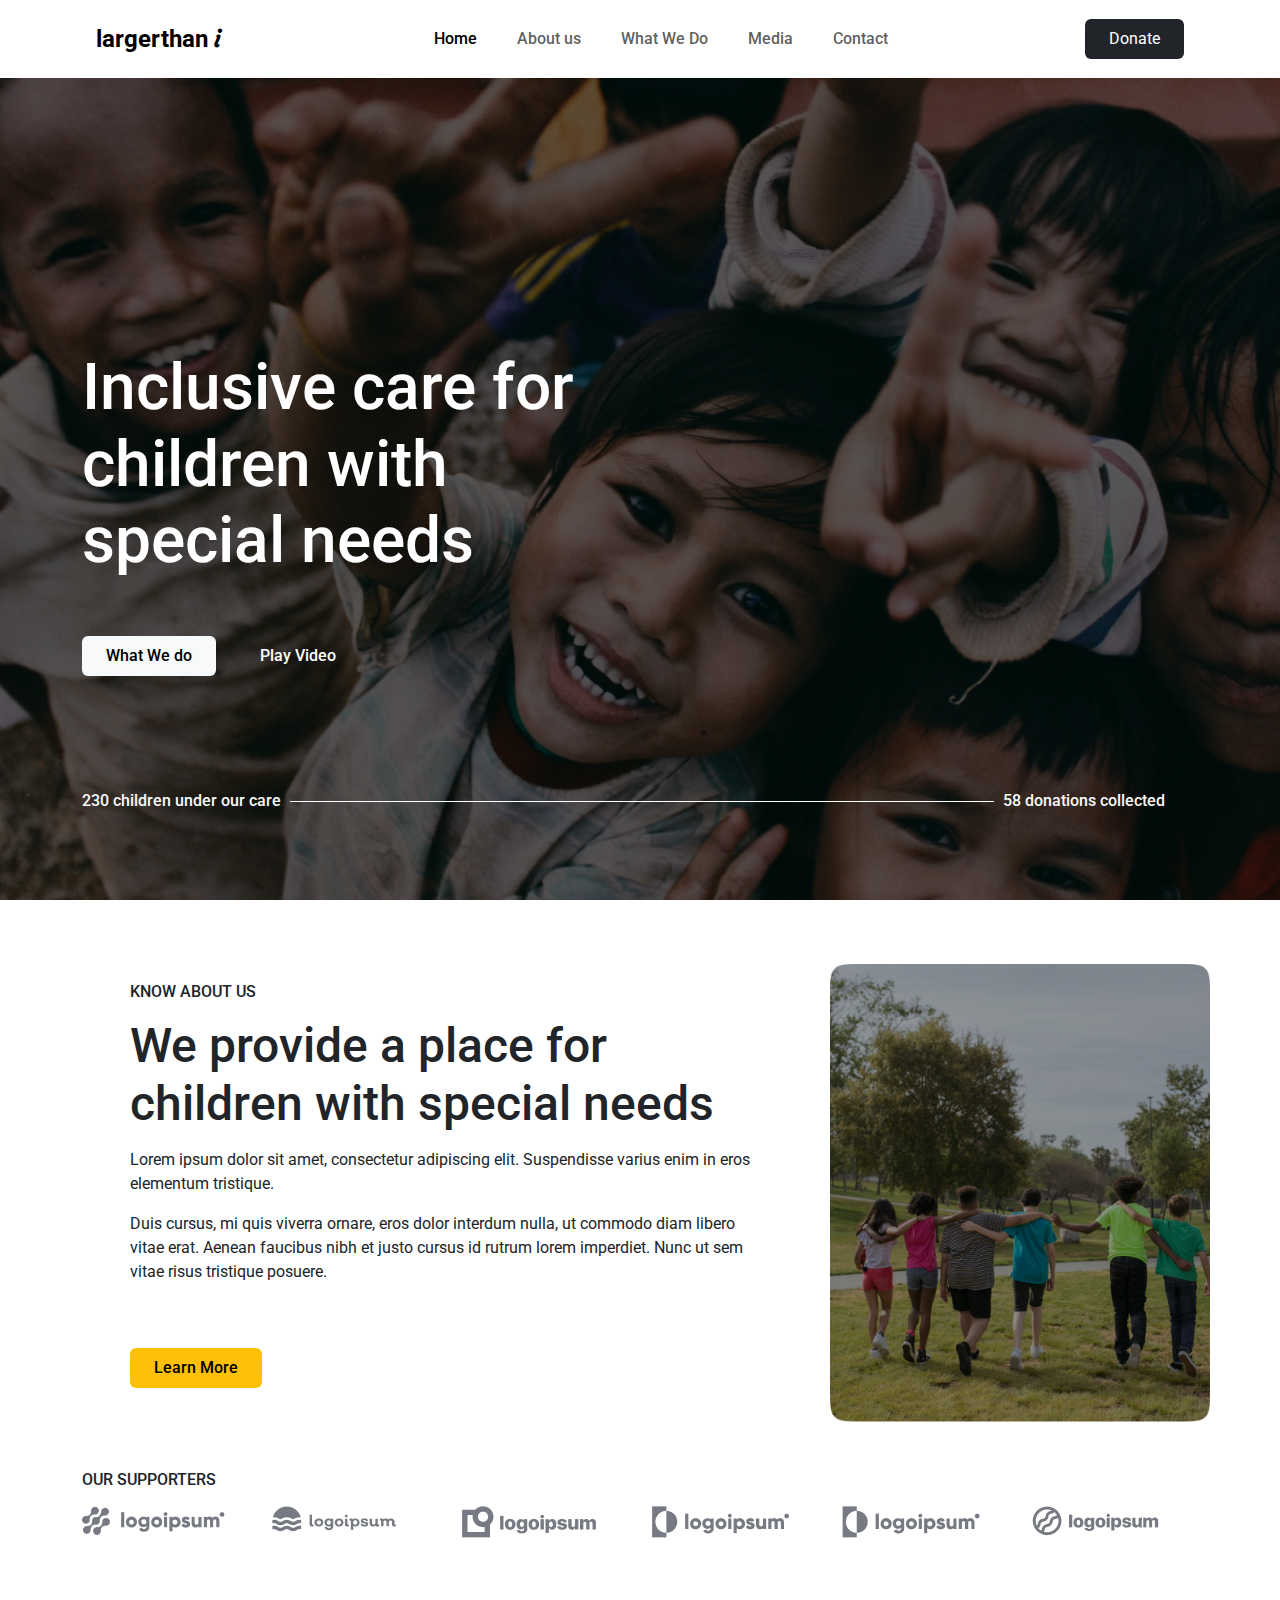
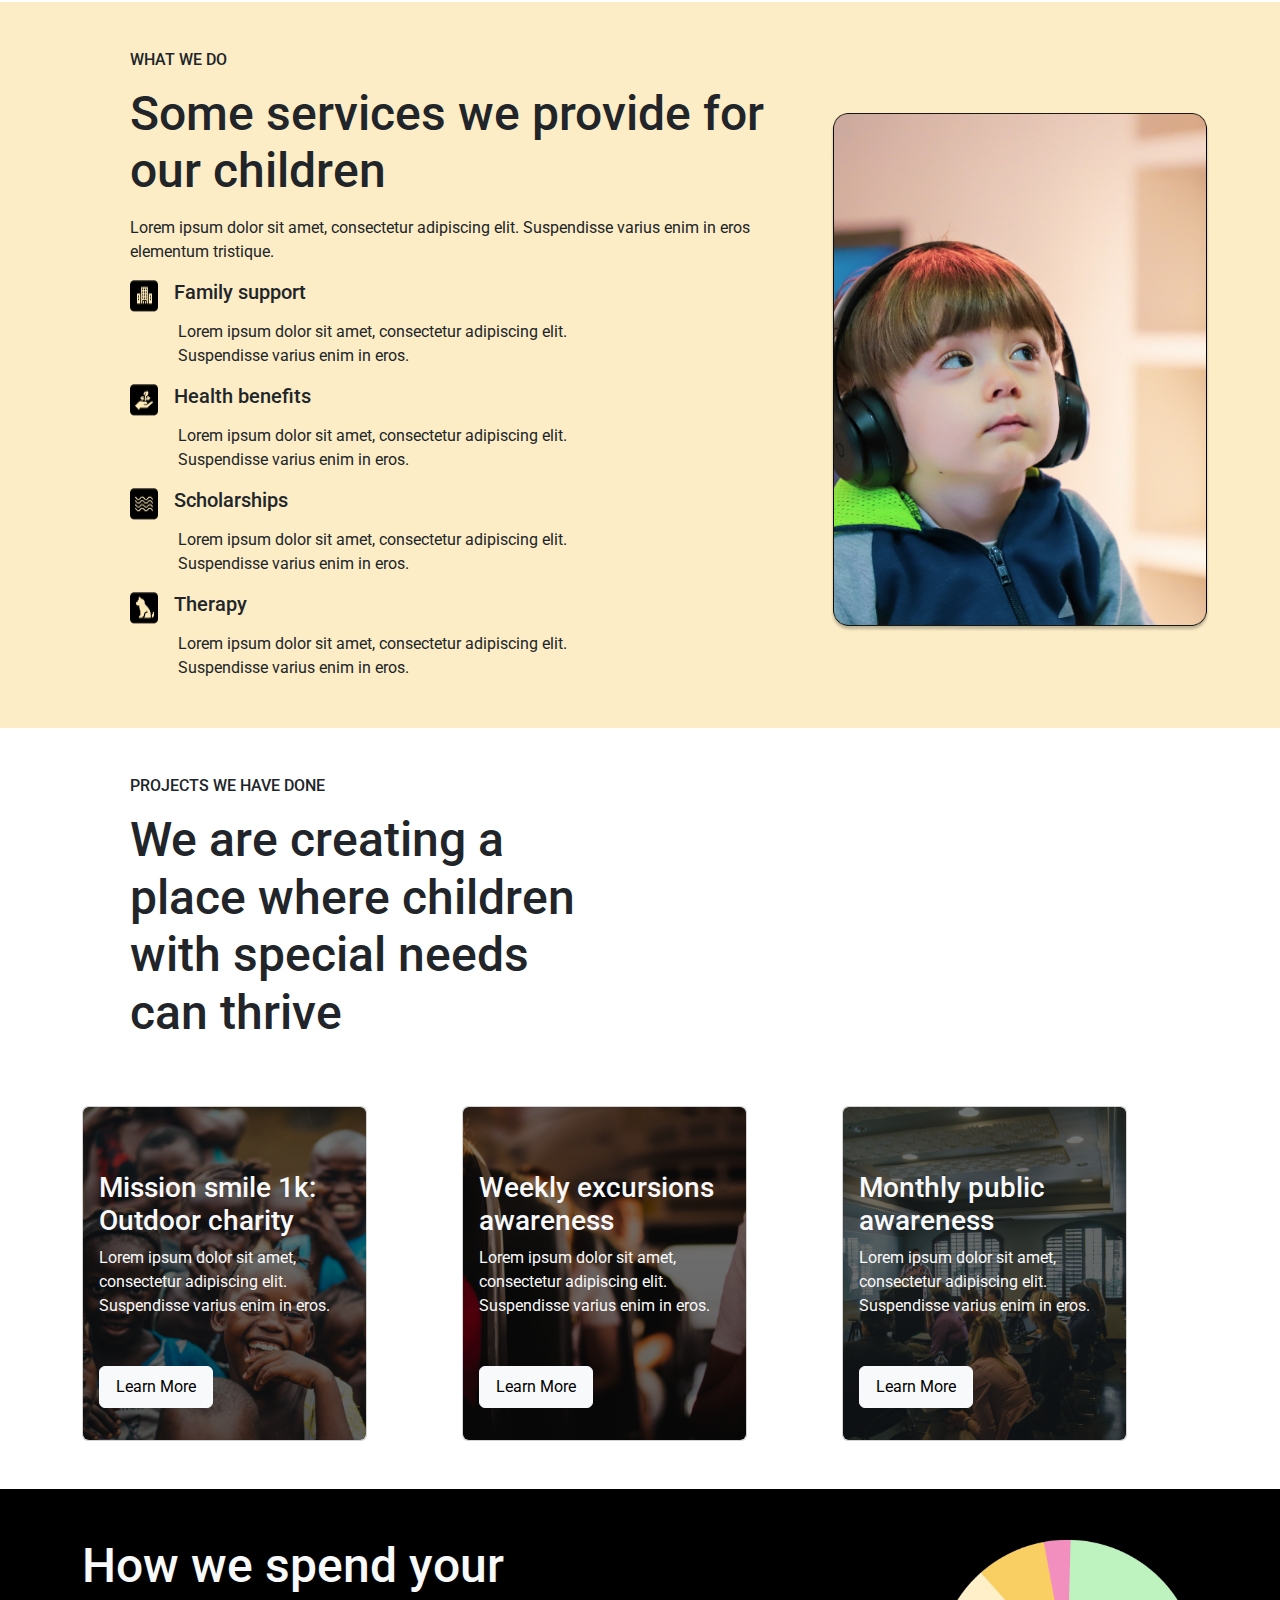
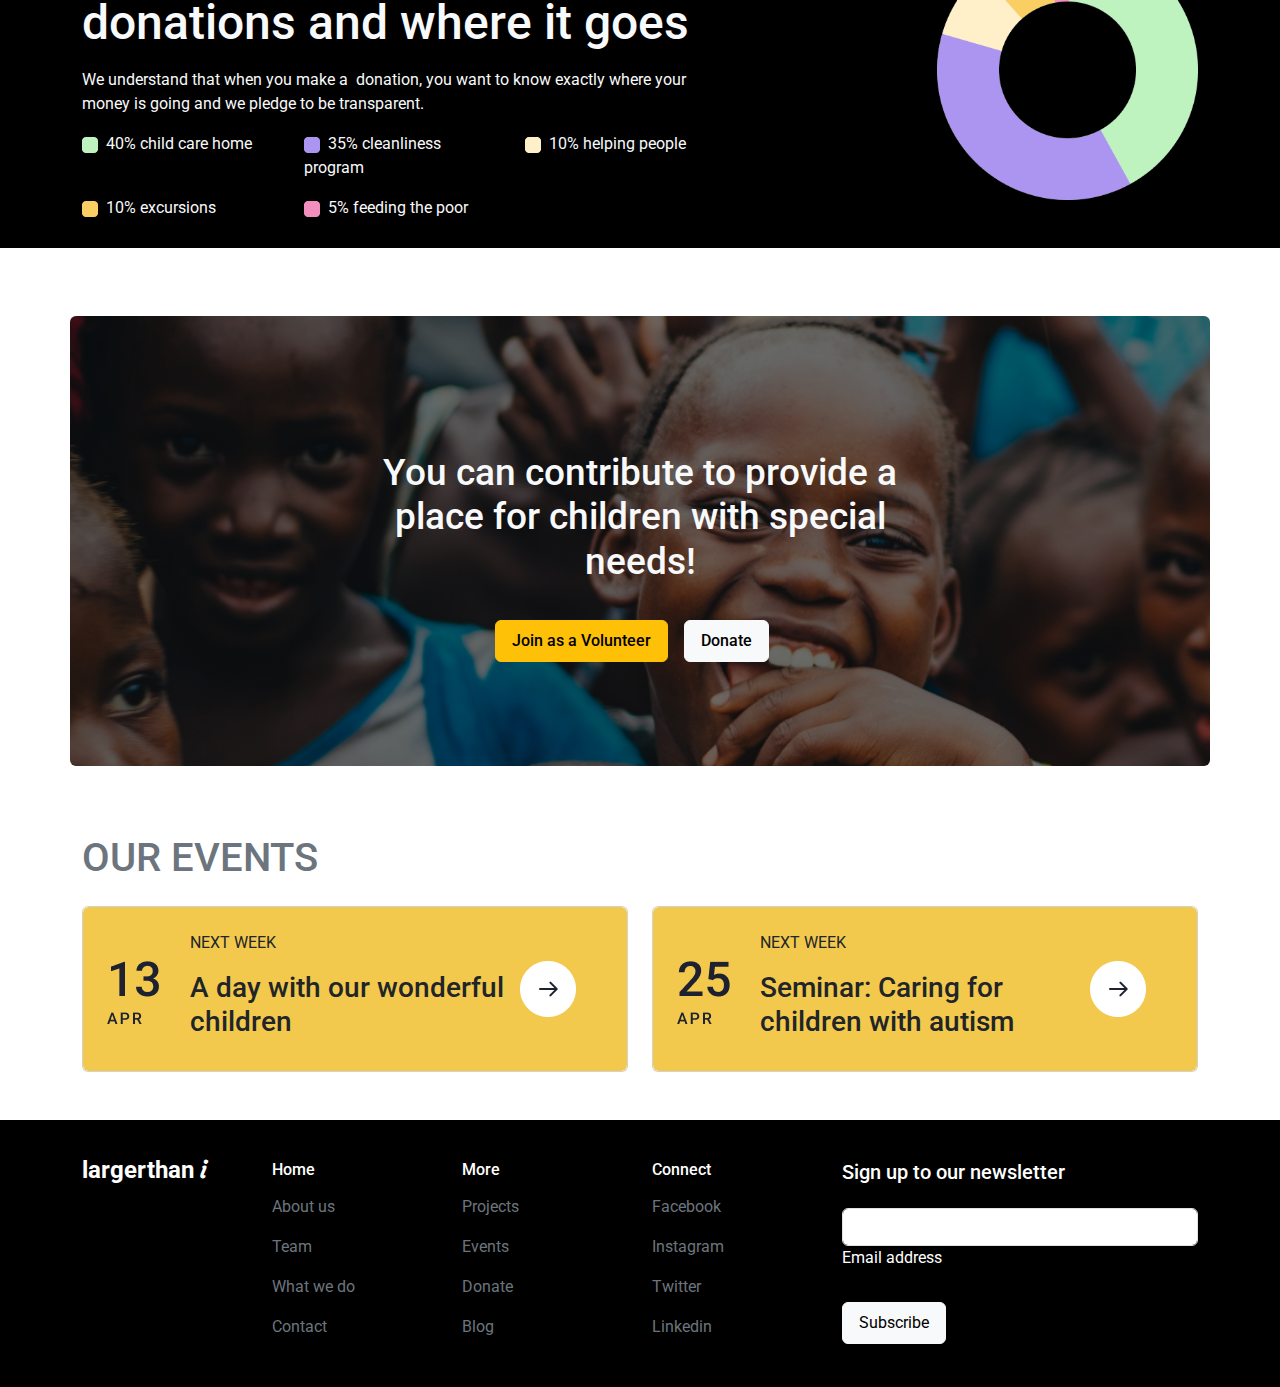
<file: index.html>
<!DOCTYPE html>
<html lang="en">

<head>
  <meta charset="UTF-8">
  <meta name="viewport" content="width=device-width, initial-scale=1.0">
  <title>largerthani</title>
  <link rel="stylesheet" href="./style.css">
  <link href="https://cdn.jsdelivr.net/npm/bootstrap@5.3.3/dist/css/bootstrap.min.css" rel="stylesheet"
    integrity="sha384-QWTKZyjpPEjISv5WaRU9OFeRpok6YctnYmDr5pNlyT2bRjXh0JMhjY6hW+ALEwIH" crossorigin="anonymous">
  <link rel="stylesheet" href="https://cdnjs.cloudflare.com/ajax/libs/font-awesome/6.5.1/css/all.min.css"
    integrity="sha512-DTOQO9RWCH3ppGqcWaEA1BIZOC6xxalwEsw9c2QQeAIftl+Vegovlnee1c9QX4TctnWMn13TZye+giMm8e2LwA=="
    crossorigin="anonymous" referrerpolicy="no-referrer" />
  <link rel="preconnect" href="https://fonts.googleapis.com">
  <link rel="preconnect" href="https://fonts.gstatic.com" crossorigin>
  <link
    href="https://fonts.googleapis.com/css2?family=Roboto:ital,wght@0,100;0,300;0,400;0,500;0,700;0,900;1,100;1,300;1,400;1,500;1,700;1,900&display=swap"
    rel="stylesheet">
  <link href="https://fonts.googleapis.com/css2?family=Courgette&display=swap" rel="stylesheet">

</head>

<body>

  <header>
    <div class="navb">
      <nav class="navbar navbar-expand-lg bg-body-white border-0 ">
        <div class="container-fluid p-0 pt-2 pb-2">
          <a class="navbar-brand fw-bold fs-4" href="index.html" alt="Logo">largerthan <span class="ital">i</span></a>
          <button class="navbar-toggler" type="button" data-bs-toggle="collapse"
            data-bs-target="#navbarSupportedContent" aria-controls="navbarSupportedContent" aria-expanded="false"
            aria-label="Toggle navigation">
            <span class="navbar-toggler-icon"></span>
          </button>
          <div class="collapse navbar-collapse" id="navbarSupportedContent">
            <ul class="navbar-nav mx-auto mb-2 mb-lg-0">
              <li class="nav-item">
                <a class="nav-link active fw-medium hov" aria-current="page" href="index.html">Home</a>
              </li>
              <li class="nav-item">
                <a class="nav-link fw-medium ms-lg-4" href="about.html">About us</a>
              </li>
              <li class="nav-item">
                <a class="nav-link fw-medium ms-lg-4" href="Services.html">What We Do</a>
              </li>
              <li class="nav-item">
                <a class="nav-link fw-medium ms-lg-4" href="Media.html">Media</a>
              </li>
              <li class="nav-item">
                <a class="nav-link fw-medium ms-lg-4" href="contact.html">Contact</a>
              </li>
            </ul>
            <div class="d-flex">
              <a href="Donation.html"><button class="btn btn-dark border-0 pt-2 pb-2 ps-4 pe-4">Donate</button></a>
            </div>
          </div>
        </div>
      </nav>
    </div>
    <div class="spotlight">
      <div class="container con">
        <div class="row">
          <div class="col-md-6 spc">
            <h1 class="sph text-white mt-sm-3 mt-lg-5 ">Inclusive care for children with special needs</h1>
            <div class="d-inline mt-xl-5">
              <a href="Services.html"><button
                  class=" fw-medium btn btn-light border-0 pt-2 pb-2 ps-4 pe-4 mt-5 mt-5">What We
                  do</button></a>
              <a href=""><button class="fw-medium btn  border-0 pt-2 pb-2 ps-4 pe-4 text-white mt-5 ms-3"><i
                    class="fa-regular fa-circle-play"></i> Play Video</button></a>
            </div>
          </div>
        </div>
        <div class="d-flex justify-content-between mt-3 d-none d-sm-flex spb">
          <h6 class="text-light spbh">230 children under our care</h6>
          <div class="spline"></div>
          <h6 class="text-light spbh">58 donations collected</h6>
        </div>
      </div>
    </div>
  </header>

  <section id="about">
    <div class="container mt-5">
      <div class="row align-items-center">
        <div class="col-lg-8 ">
          <h5 class="ps-lg-5 mb-3" style="font-size: 16px;">KNOW ABOUT US</h5>
          <h1 class="ps-lg-5 pe-lg-5 mb-3" style="font-size: 48px;">We provide a place for children with special needs
          </h1>
          <p class="ps-lg-5 pe-lg-5 mb-3" style="font-size: 16px;">Lorem ipsum dolor sit amet, consectetur adipiscing
            elit. Suspendisse varius enim in eros elementum tristique.</p>
          <p class="ps-lg-5 pe-lg-5 mb-3" style="font-size: 16px;">‍Duis cursus, mi quis viverra ornare, eros dolor
            interdum nulla, ut commodo diam libero vitae erat. Aenean faucibus nibh et justo cursus id rutrum lorem
            imperdiet. Nunc ut sem vitae risus tristique posuere.</p>
          <div class="ps-lg-5 pe-lg-5">
            <a href="about.html"><button class=" fw-medium btn btn-warning border-0 pt-2 pb-2 ps-4 pe-4 mt-lg-5 ">Learn
                More</button></a>
          </div>
        </div>
        <div class="col-lg-4 p-0 mt-3">
          <img width="100%" src="./images/aboutimg.png" alt="Image" class="img-fluid p-3 p-lg-0">
        </div>
      </div>
    </div>
  </section>

  <section id="logo-section ">
    <div class="container mt-5">
      <h5 class=" mb-3" style="font-size: 16px;">OUR SUPPORTERS</h5>
      <div class="row">
        <div class="col-6 col-md-4 col-lg-2 ">
          <img src="./images/Logo.png" alt="Logo 1" class="logo w=100 img-fluid">
        </div>
        <div class="col-6 col-md-4 col-lg-2 ">
          <img src="./images/Logo2.png" alt="Logo 2" class="logo me-4 mb-3">
        </div>
        <div class="col-6 col-md-4 col-lg-2 ">
          <img src="./images/Logo3.png" alt="Logo 3" class="logo me-4 mb-3">
        </div>
        <div class="col-6 col-md-4 col-lg-2 ">
          <img src="./images/Logo4.png" alt="Logo 4" class="logo me-4 mb-3">
        </div>
        <div class="col-6 col-md-4 col-lg-2 ">
          <img src="./images/Logo5.png" alt="Logo 5" class="logo me-4 mb-3">
        </div>
        <div class="col-6 col-md-4 col-lg-2 ">
          <img src="./images/Logo6.png" alt="Logo 6" class="logo me-4 mb-3">
        </div>
      </div>
    </div>
  </section>
  <section id="service">
    <div class="con1 mt-5">
      <div class="container mt-5">
        <div class="row align-items-center">
          <div class="col-lg-8 ">
            <h5 class="ps-lg-5 mt-5 mb-3" style="font-size: 16px;">WHAT WE DO</h5>
            <h1 class="ps-lg-5 pe-lg-5 mb-3" style="font-size: 48px;">Some services we provide for our children</h1>
            <p class="ps-lg-5 pe-lg-5 mb-3" style="font-size: 16px;">Lorem ipsum dolor sit amet, consectetur adipiscing
              elit. Suspendisse varius enim in eros elementum tristique.</p>
            <div class="ms-5 mt-3 card border-0 " style="width: 70%;">
              <div class="card-body p-0 " style="background-color: #FCEDC6;">
                <div class="d-flex p-0">
                  <img src="./images/serviceicon1.png" alt="">
                  <h5 class="ms-3 card-title">Family support</h5>
                </div>
                <p class="card-text mt-2 ms-5">Lorem ipsum dolor sit amet, consectetur adipiscing elit. Suspendisse
                  varius enim in eros.</p>
              </div>
            </div>
            <div class="ms-5 mt-3 card border-0 " style="width: 70%;">
              <div class="card-body p-0 " style="background-color: #FCEDC6;">
                <div class="d-flex p-0">
                  <img src="./images/serviceicon2.png" alt="">
                  <h5 class="ms-3 card-title">Health benefits</h5>
                </div>
                <p class="card-text mt-2 ms-5">Lorem ipsum dolor sit amet, consectetur adipiscing elit. Suspendisse
                  varius enim in eros.</p>
              </div>
            </div>
            <div class="ms-5 mt-3 card border-0 " style="width: 70%;">
              <div class="card-body p-0 " style="background-color: #FCEDC6;">
                <div class="d-flex p-0">
                  <img src="./images/serviceicon3'.png" alt="">
                  <h5 class="ms-3 card-title">Scholarships</h5>
                </div>
                <p class="card-text mt-2 ms-5">Lorem ipsum dolor sit amet, consectetur adipiscing elit. Suspendisse
                  varius enim in eros.</p>
              </div>
            </div>
            <div class="ms-5 mt-3 card border-0 mb-lg-5 " style="width: 70%;">
              <div class="card-body p-0 " style="background-color: #FCEDC6;">
                <div class="d-flex p-0">
                  <img src="./images/serviceicon4.png" alt="">
                  <h5 class="ms-3 card-title">Therapy</h5>
                </div>
                <p class="card-text mt-2 ms-5">Lorem ipsum dolor sit amet, consectetur adipiscing elit. Suspendisse
                  varius enim in eros.</p>
              </div>
            </div>
          </div>
          <div class="col-lg-4 p-0 mt-3">
            <img width="100%" src="./images/serviceimg.png" alt="Image representing the services provided"
              class="img-fluid p-3 p-lg-0">
          </div>
        </div>
      </div>
    </div>
  </section>

  <section id="about">
    <div class="container mt-5">
      <div class="row align-items-center">
        <div class="col-lg-12 ">
          <h5 class="ps-lg-5 mb-3" style="font-size: 16px;">PROJECTS WE HAVE DONE</h5>
          <h1 class="ps-lg-5 pe-lg-5 mb-5 aboutprodes" style="font-size: 48px; ">We are creating a place where children
            with special needs can thrive
          </h1>
          <div class="row">
            <div class="col-lg-4">
              <div class="card card-w mt-3">
                <div class="card-body rounded  text-light card-img1">
                  <h3 class="card-title mt-5 mb-2">Mission smile 1k: Outdoor charity</h3>
                  <p class="card-text">Lorem ipsum dolor sit amet, consectetur adipiscing elit. Suspendisse varius enim
                    in eros.</p>
                  <div class="mt-5  mb-3"><a href="Services.html"
                      class="button btn btn-light  me-3  mt-0 mb-0  p-2 ps-3 pe-3">Learn
                      More</a></div>
                </div>
              </div>
            </div>
            <div class="col-lg-4">
              <div class="card card-w mt-3">
                <div class="card-body rounded text-light card-img2">
                  <h3 class="card-title mt-5 mb-2">Weekly excursions awareness</h3>
                  <p class="card-text">Lorem ipsum dolor sit amet, consectetur adipiscing elit. Suspendisse varius enim
                    in eros.</p>
                  <div class="mt-5  mb-3"><a href="Services.html"
                      class="button btn btn-light  me-3  mt-0 mb-0  p-2 ps-3 pe-3">Learn
                      More</a></div>
                </div>
              </div>
            </div>
            <div class="col-lg-4">
              <div class="card card-w mt-3">
                <div class="card-body rounded text-light card-img3">
                  <h3 class="card-title mt-5 mb-2">Monthly public awareness</h3>
                  <p class="card-text">Lorem ipsum dolor sit amet, consectetur adipiscing elit. Suspendisse varius enim
                    in eros.</p>
                  <div class="mt-5 mb-3"><a href="Services.html"
                      class="button btn btn-light  me-3  mt-0 mb-0  p-2 ps-3 pe-3">Learn
                      More</a></div>
                </div>
              </div>
            </div>
          </div>
        </div>
      </div>
    </div>
  </section>

  <section id="chart" class="mt-5">
    <div class="con-chart bg-black text-light">
      <div class="container">
        <div class="row">
          <div class="col-lg-7">
            <h1 class="pt-5 mb-3" style="font-size: 48px;">How we spend your donations and where it goes
            </h1>
            <p class=" mb-3" style="font-size: 16px;">We understand that when you make a  donation, you want to know
              exactly where your money is going and we pledge to be transparent.</p>
            <div class="row">
              <div class="col-12 col-md-6 col-lg-4">
                <p style="font-size: 16px;"><img class="me-1" src="./images/Rectangle 1311.png" alt=""> 40% child care
                  home </p>
              </div>
              <div class="col-12 col-md-6 col-lg-4">
                <p style="font-size: 16px;"><img class="me-1" src="./images/Rectangle 131.png" alt=""> 35% cleanliness
                  program </p>
              </div>
              <div class="col-12 col-md-6 col-lg-4">
                <p style="font-size: 16px;"><img class="me-1" src="./images/Rectangle 13.png" alt=""> 10% helping people
                </p>
              </div>
              <div class="col-12 col-md-6 col-lg-4">
                <p style="font-size: 16px;"><img class="me-1" src="./images/Rectangle 1.png" alt=""> 10% excursions </p>
              </div>
              <div class="col-12 col-md-6 col-lg-4">
                <p style="font-size: 16px;"><img class="me-1" src="./images/Rectangle.png" alt=""> 5% feeding the poor
                </p>
              </div>
            </div>
          </div>
          <div class="col-lg-2"></div>
          <div class="col-lg-3 pt-5 pb-5">
            <img style="width: 100%;" src="./images/Chart.png" alt="" class="img-fluid text-center">
          </div>
        </div>
      </div>
    </div>
  </section>

  <section id="start_today">
    <div class="container mt-5 rounded">
      <h2 class="text-light  aboutprodes p-3 p-lg-0">You can contribute to provide a place for children with special
        needs!
      </h2>
      <div class="d-flex mt-3">
        <div class="vol-btn text-start">
          <button type="button" class="button btn btn-warning fw-medium  me-3  mt-0 mb-0 p-2 ps-3 pe-3"
            data-bs-toggle="modal" data-bs-target="#joinVolunteerModal">
            Join as a Volunteer
          </button>
          <div class="modal fade" id="joinVolunteerModal" tabindex="-1" aria-labelledby="joinVolunteerModalLabel"
            aria-hidden="true">
            <div class="modal-dialog modal-dialog-centered">
              <div class="modal-content">
                <div class="modal-header border-0">
                  <button type="button" class="btn-close " data-bs-dismiss="modal" aria-label="Close"></button>
                </div>
                <div class="modal-body p-5 pt-0">
                  <h3 class="modal-title border-0 fw-bold" id="joinVolunteerModalLabel">Join as a Volunteer</h3>
                  <p>Lorem ipsum dolor sit amet, consectetur adipiscing elit. Suspen varius enim in eros elementum
                    tristique.</p>
                  <form>
                    <div class=" mb-3 d-flex" style="width: 100%; justify-content: space-evenly;">
                      <div class="pe-3" style="width: 95%;">
                        <label for="firstName" class="form-label">First Name</label>
                        <input type="text" class="form-control" id="firstName" aria-describedby="firstNameHelp">
                      </div>
                      <div style="width: 95%;">
                        <label for="lastName" class="form-label">Last Name</label>
                        <input type="text" class="form-control" id="lastName" aria-describedby="lastNameHelp">
                      </div>
                    </div>
                    <div class="mb-3">
                      <label for="email" class="form-label">Email Address</label>
                      <input type="email" class="form-control" id="email" aria-describedby="emailHelp">
                    </div>
                    <div class="mb-3">
                      <label for="message" class="form-label">Message</label>
                      <textarea class="form-control" id="message" rows="3"></textarea>
                    </div>
                    <button type="submit" class="button btn btn-warning  me-3  mt-0 mb-0 p-2 ps-3 pe-3">Send
                      Message</button>
                  </form>
                </div>
              </div>
            </div>
          </div>
        </div>
        <a href="Donation.html" class="button btn btn-light fw-medium me-3  mt-0 mb-0  p-2 ps-3 pe-3">Donate</a>
      </div>
    </div>
  </section>

  <section id="events" class="mt-5 mb-5">
    <div class="container">
      <h2 class="text-secondary" style="font-size: 40px; width: 50%;">OUR EVENTS</h2>
      <div class="row ">
        <div class="col-lg-6 mt-3">
          <div class="card">
            <div class="card-body d-flex align-items-center rounded p-4" style="background-color: #F2C94C;">
              <div class="col-2">
                <img src="./images/Date1.png" alt="date1" class="img-fluid">
              </div>
              <div class="col-8 ps-2 ps-lg-0 pe-2 pe-lg-0 ">
                <p>NEXT WEEK</p>
                <h3 class="card-title eventdes">A day with our wonderful children </h3>
              </div>
              <div class="col-2">
                <a href="Media.html"><img src="./images/Arrow button.png" alt="ARROW" class="img-fluid"></a>
              </div>
            </div>
          </div>
        </div>
        <div class="col-lg-6 mt-3">
          <div class="card">
            <div class="card-body d-flex align-items-center rounded p-4" style="background-color: #F2C94C;">
              <div class="col-2">
                <img src="./images/Date2.png" alt="date1" class="img-fluid">
              </div>
              <div class="col-8 ps-2 ps-lg-0 pe-2 pe-lg-0 ">
                <p>NEXT WEEK</p>
                <h3 class="card-title eventdes">Seminar: Caring for children with autism</h3>
              </div>
              <div class="col-2">
                <a href="Media.html"><img src="./images/Arrow button.png" alt="ARROW" class="img-fluid"></a>
              </div>
            </div>
          </div>
        </div>
      </div>
    </div>
  </section>

  <section id="footer">
    <div class="footer bg-black border-0">
      <footer class="text-center text-lg-start mt-xl-5 pt-4">
        <div class="container">
          <div class="row">
            <div class="col-md-2 mb-4 mt-2 mb-lg-0">
              <a class="navbar-brand text-white fw-bold fs-4" href="index.html" alt="Logo">largerthan <span
                  class="ital">i</span></a>
            </div>
            <div class="col-md-2 mb-4 mt-3 mb-lg-0">
              <h6 class="text-white">Home</h6>
              <ul class="list-unstyled">
                <li class="mt-3">
                  <a href="about.html" class="text-secondary text-decoration-none mt-3">About us</a>
                </li>
                <li class="mt-3">
                  <a href="about.html" class="text-secondary text-decoration-none mt-3">Team</a>
                </li>
                <li class="mt-3">
                  <a href="Services.html" class="text-secondary text-decoration-none mt-3">What we do</a>
                </li>
                <li class="mt-3">
                  <a href="contact.html" class="text-secondary text-decoration-none mt-3">Contact</a>
                </li>
              </ul>
            </div>
            <div class="col-md-2 mb-4 mt-3 mb-lg-0">
              <h6 class="text-white">More</h6>
              <ul class="list-unstyled">
                <li class="mt-3">
                  <a href="Services.html" class="text-secondary text-decoration-none mt-3">Projects</a>
                </li>
                <li class="mt-3">
                  <a href="Media.html" class="text-secondary text-decoration-none mt-3">Events</a>
                </li>
                <li class="mt-3">
                  <a href="Donation.html" class="text-secondary text-decoration-none mt-3">Donate</a>
                </li>
                <li class="mt-3">
                  <a href="Media.html" class="text-secondary text-decoration-none mt-3">Blog</a>
                </li>
              </ul>
            </div>
            <div class="col-md-2 mb-4 mt-3 mb-lg-0">
              <h6 class="text-white">Connect</h6>
              <ul class="list-unstyled">
                <li class="mt-3">
                  <a href="https://www.facebook.com/" class="text-secondary text-decoration-none mt-3">Facebook</a>
                </li>
                <li class="mt-3">
                  <a href="https://www.Instagram.com/" class="text-secondary text-decoration-none mt-3">Instagram</a>
                </li>
                <li class="mt-3">
                  <a href="https://www.twitter.com/" class="text-secondary text-decoration-none mt-3">Twitter</a>
                </li>
                <li class="mt-3">
                  <a href="https://www.Linkedin.com/" class="text-secondary text-decoration-none mt-3">Linkedin</a>
                </li>
              </ul>
            </div>
            <div class=" col-md-4 mb-4 mb-lg-0 mt-3">
              <h5 class=" text-white mb-4">Sign up to our newsletter</h5>
              <div class="form-outline form-white mb-4">
                <input type="email" id="form5" class="form-control" />
                <label class="form-label text-white" for="form5">Email address</label>
              </div>
              <button type="submit" class="button btn btn-light  me-3  mt-0 mb-0  p-2 ps-3 pe-3">Subscribe</button>
            </div>
          </div>
        </div>
        <div class="text-center p-3">
        </div>
      </footer>
    </div>
  </section>

  <script src="https://cdn.jsdelivr.net/npm/bootstrap@5.3.3/dist/js/bootstrap.bundle.min.js"
    integrity="sha384-YvpcrYf0tY3lHB60NNkmXc5s9fDVZLESaAA55NDzOxhy9GkcIdslK1eN7N6jIeHz"
    crossorigin="anonymous"></script>

</body>

</html>
</file>
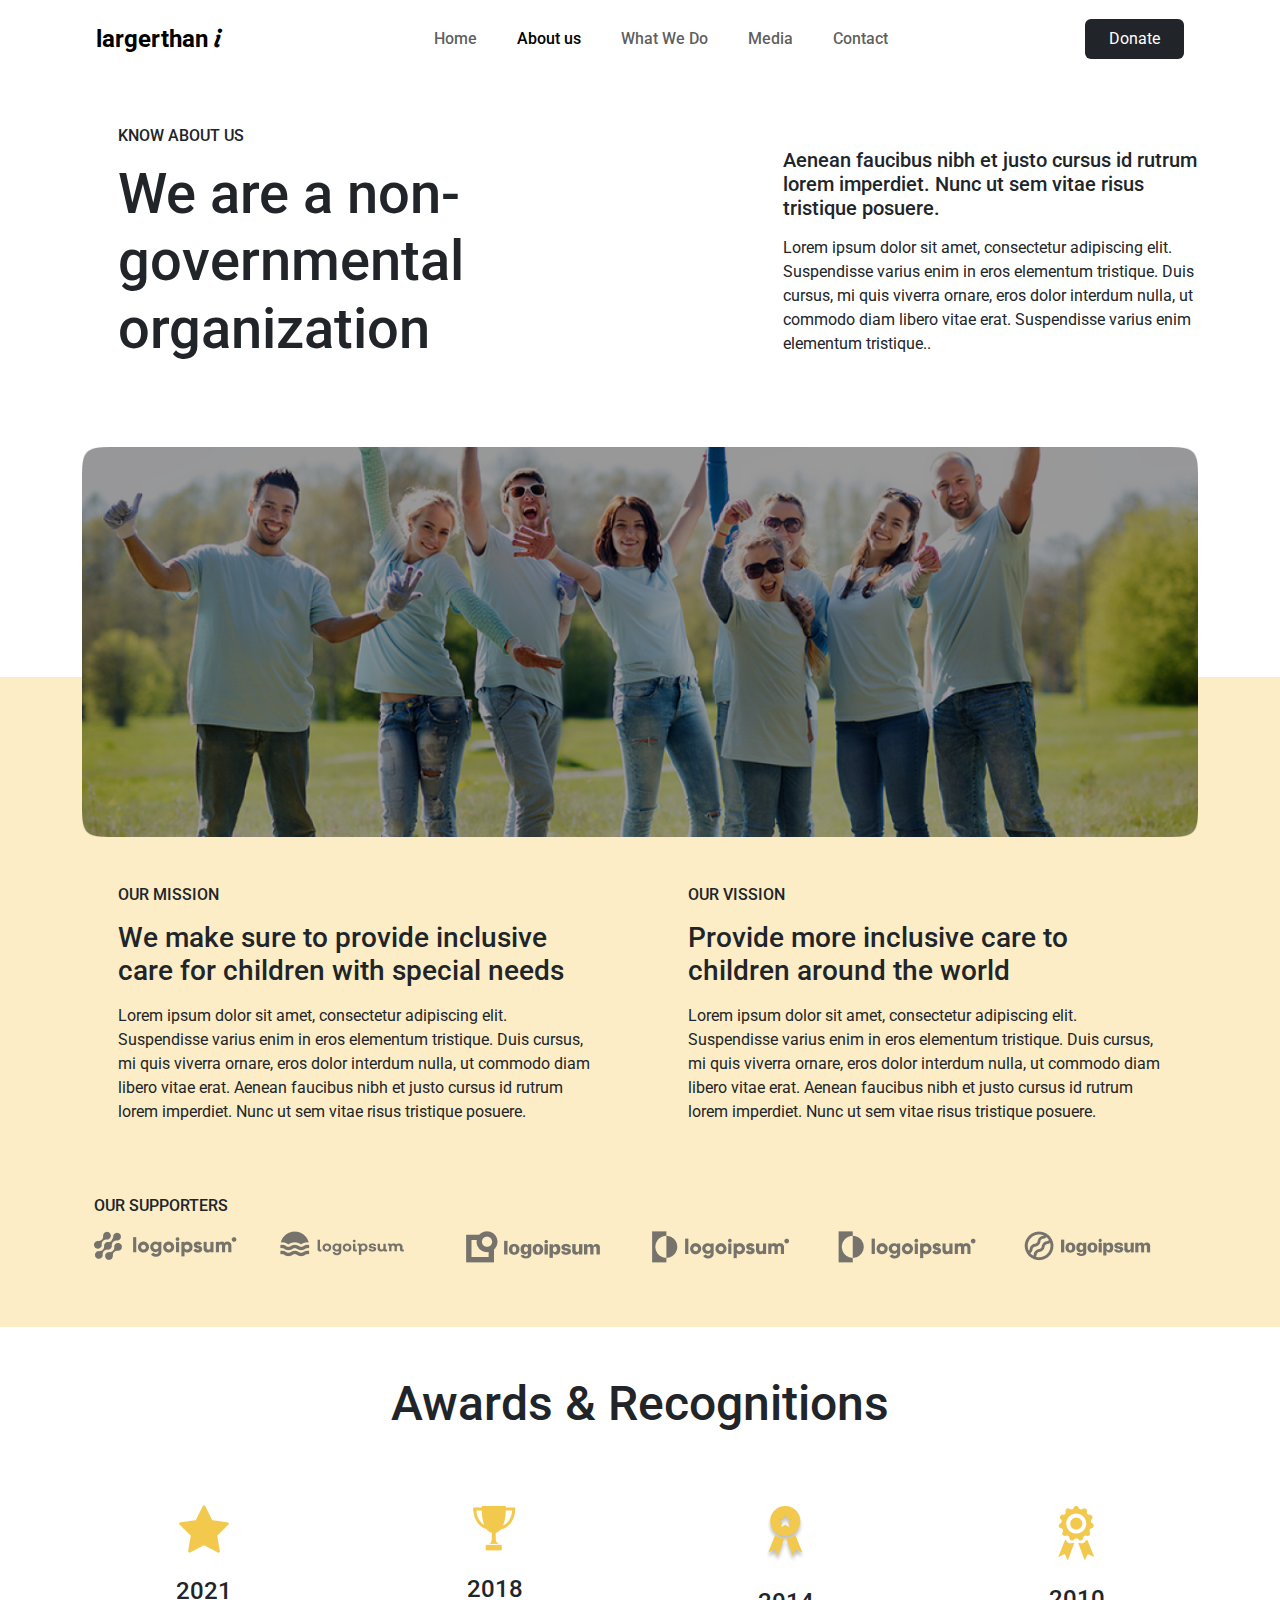
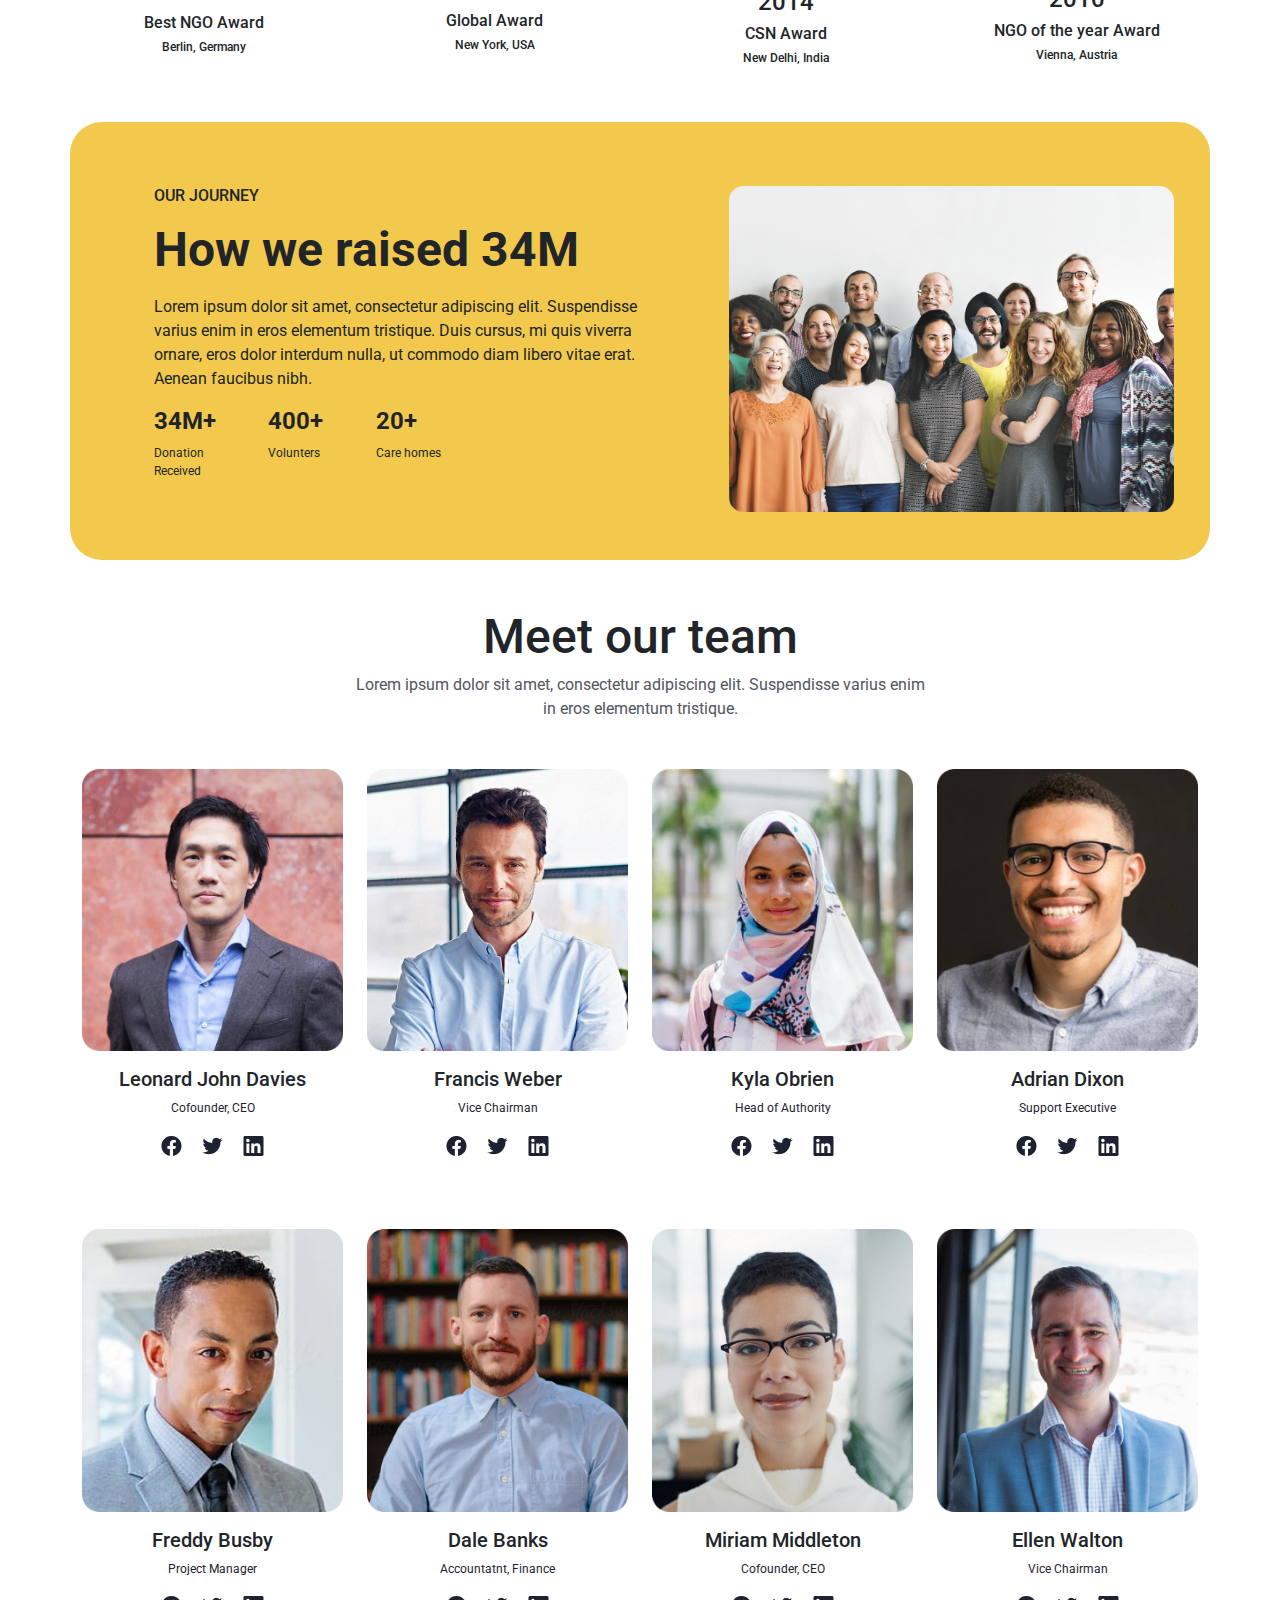
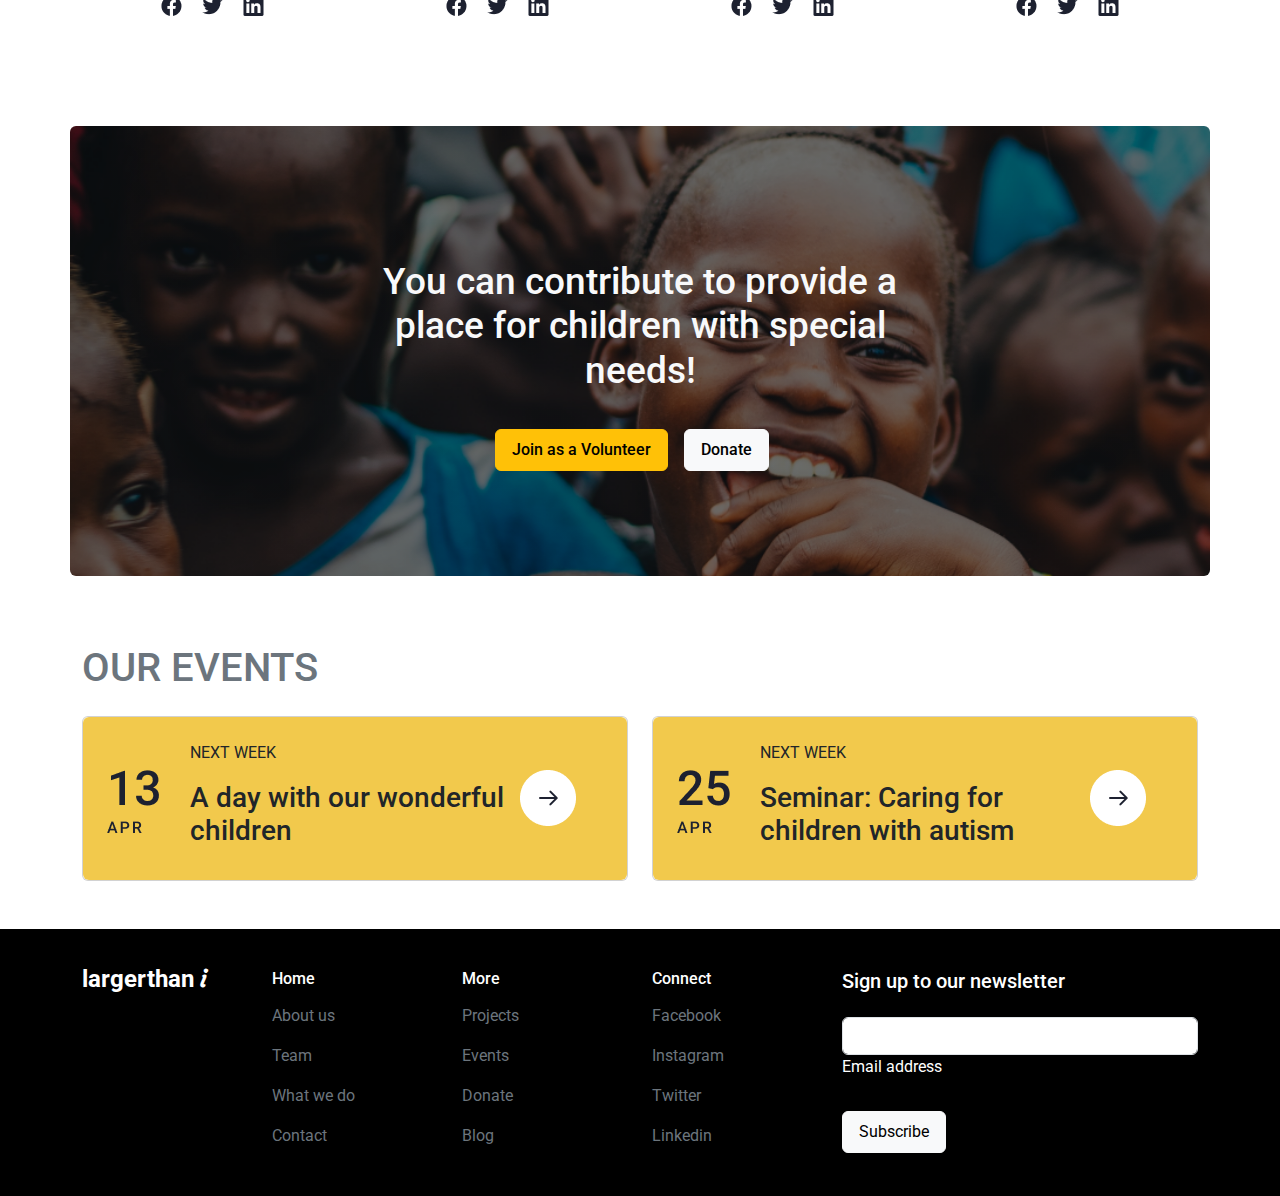
<file: about.html>
<!DOCTYPE html>
<html lang="en">

<head>
  <meta charset="UTF-8">
  <meta name="viewport" content="width=device-width, initial-scale=1.0">
  <title>largerthani</title>
  <link rel="stylesheet" href="./style.css">
  <link href="https://cdn.jsdelivr.net/npm/bootstrap@5.3.3/dist/css/bootstrap.min.css" rel="stylesheet"
    integrity="sha384-QWTKZyjpPEjISv5WaRU9OFeRpok6YctnYmDr5pNlyT2bRjXh0JMhjY6hW+ALEwIH" crossorigin="anonymous">
  <link rel="stylesheet" href="https://cdnjs.cloudflare.com/ajax/libs/font-awesome/6.5.1/css/all.min.css"
    integrity="sha512-DTOQO9RWCH3ppGqcWaEA1BIZOC6xxalwEsw9c2QQeAIftl+Vegovlnee1c9QX4TctnWMn13TZye+giMm8e2LwA=="
    crossorigin="anonymous" referrerpolicy="no-referrer" />
  <link rel="preconnect" href="https://fonts.googleapis.com">
  <link rel="preconnect" href="https://fonts.gstatic.com" crossorigin>
  <link
    href="https://fonts.googleapis.com/css2?family=Roboto:ital,wght@0,100;0,300;0,400;0,500;0,700;0,900;1,100;1,300;1,400;1,500;1,700;1,900&display=swap"
    rel="stylesheet">
  <link href="https://fonts.googleapis.com/css2?family=Courgette&display=swap" rel="stylesheet">

</head>

<body>

  <header>
    <div class="navb">
      <nav class="navbar navbar-expand-lg bg-body-white border-0 ">
        <div class="container-fluid p-0 pt-2 pb-2">
          <a class="navbar-brand fw-bold fs-4" href="index.html" alt="Logo">largerthan <span class="ital">i</span></a>
          <button class="navbar-toggler" type="button" data-bs-toggle="collapse"
            data-bs-target="#navbarSupportedContent" aria-controls="navbarSupportedContent" aria-expanded="false"
            aria-label="Toggle navigation">
            <span class="navbar-toggler-icon"></span>
          </button>
          <div class="collapse navbar-collapse" id="navbarSupportedContent">
            <ul class="navbar-nav mx-auto mb-2 mb-lg-0">
              <li class="nav-item">
                <a class="nav-link  fw-medium hov" aria-current="page" href="index.html">Home</a>
              </li>
              <li class="nav-item">
                <a class="nav-link active fw-medium ms-lg-4" href="about.html">About us</a>
              </li>
              <li class="nav-item">
                <a class="nav-link fw-medium ms-lg-4" href="Services.html">What We Do</a>
              </li>
              <li class="nav-item">
                <a class="nav-link fw-medium ms-lg-4" href="Media.html">Media</a>
              </li>
              <li class="nav-item">
                <a class="nav-link fw-medium ms-lg-4" href="contact.html">Contact</a>
              </li>
            </ul>
            <div class="d-flex">
              <a href="Donation.html"><button class="btn btn-dark border-0 pt-2 pb-2 ps-4 pe-4">Donate</button></a>
            </div>
          </div>
        </div>
      </nav>
    </div>
  </header>
  <section id="about">
    <div class="container mt-5 ">
      <div class="row align-items-center aboutpb">
        <div class="col-lg-7 p-3 p-lg-0">
          <h5 class="ps-lg-5 mb-3" style="font-size: 16px;">KNOW ABOUT US</h5>
          <h1 class="ps-lg-5  mb-3" style="font-size: 56px;">We are a non-governmental organization
          </h1>
        </div>
        <div class="col-lg-5 p-3 p-lg-0 mt-3">
          <h3 class=" ps-2    ps-lg-5  mb-3" style="font-size: 20px;">Aenean faucibus nibh et justo cursus id rutrum
            lorem
            imperdiet. Nunc ut sem vitae risus tristique posuere. </h1>
            <p class="ps-2 ps-lg-5  mb-3 " style="font-size: 16px;"> Lorem ipsum dolor sit amet, consectetur adipiscing
              elit.
              Suspendisse varius enim in eros elementum tristique. Duis cursus, mi quis viverra ornare, eros dolor
              interdum nulla, ut commodo diam libero vitae erat. Suspendisse varius enim elementum tristique..</p>
        </div>
      </div>
    </div>
  </section>

  <section id="service">
    <div class="con1 mt-5 mb-5">
      <div class="container mt-5 mb-5">
        <img src="./images/aboutbg.png" alt="" class="img-fluid aboutbg">
        <div class="row align-items-center pb-5">
          <div class="col-lg-6 p-3 p-lg-0">
            <h5 class="ps-lg-5 mt-5 mb-3" style="font-size: 16px;">OUR MISSION</h5>
            <h1 class="ps-lg-5 pe-lg-5 mb-3" style="font-size: 28px;">We make sure to provide inclusive care for
              children with special needs</h1>
            <p class="ps-lg-5 pe-lg-5 mb-3" style="font-size: 16px;">Lorem ipsum dolor sit amet, consectetur adipiscing
              elit. Suspendisse varius enim in eros elementum tristique. Duis cursus, mi quis viverra ornare, eros dolor
              interdum nulla, ut commodo diam libero vitae erat. Aenean faucibus nibh et justo cursus id rutrum lorem
              imperdiet. Nunc ut sem vitae risus tristique posuere.</p>
          </div>
          <div class="col-lg-6 p-3 p-lg-0">
            <h5 class="ps-2 ps-lg-5 mt-5 mb-3" style="font-size: 16px;">OUR VISSION</h5>
            <h1 class="ps-2 ps-lg-5 pe-lg-5 mb-3" style="font-size: 28px;">Provide more inclusive care to children
              around the world</h1>
            <p class="ps-2 ps-lg-5 pe-lg-5 mb-3" style="font-size: 16px;">Lorem ipsum dolor sit amet, consectetur
              adipiscing elit. Suspendisse varius enim in eros elementum tristique. Duis cursus, mi quis viverra ornare,
              eros dolor interdum nulla, ut commodo diam libero vitae erat. Aenean faucibus nibh et justo cursus id
              rutrum lorem imperdiet. Nunc ut sem vitae risus tristique posuere.</p>
          </div>
        </div>
        <div class="container mt-2 pb-5 ">
          <h5 class=" mb-3" style="font-size: 16px;">OUR SUPPORTERS</h5>
          <div class="row ">
            <div class="col-6 col-md-4 col-lg-2 ">
              <img src="./images/Logo.png" alt="Logo 1" class="logo w=100 img-fluid">
            </div>
            <div class="col-6 col-md-4 col-lg-2 ">
              <img src="./images/Logo2.png" alt="Logo 2" class="logo me-4 mb-3">
            </div>
            <div class="col-6 col-md-4 col-lg-2 ">
              <img src="./images/Logo3.png" alt="Logo 3" class="logo me-4 mb-3">
            </div>
            <div class="col-6 col-md-4 col-lg-2 ">
              <img src="./images/Logo4.png" alt="Logo 4" class="logo me-4 mb-3">
            </div>
            <div class="col-6 col-md-4 col-lg-2 ">
              <img src="./images/Logo5.png" alt="Logo 5" class="logo me-4 mb-3">
            </div>
            <div class="col-6 col-md-4 col-lg-2 ">
              <img src="./images/Logo6.png" alt="Logo 6" class="logo me-4 mb-3">
            </div>
          </div>
        </div>
      </div>
    </div>
  </section>

  <setion id="awards">
    <div class="container mt-5 p-3 p-lg-0">
      <h2 class="mb-5 mt-5 text-center" style="font-size: 48px;">Awards & Recognitions</h2>
      <div class="row">
        <div class="col-6 col-lg-3 mb-5 text-center">
          <img src="./images/award1.png" alt="" class="p-4">
          <h4 style="font-size: 24px;">2021</h4>
          <h5 style="font-size: 16px;">Best NGO Award</h5>
          <h6 style="font-size: 12px;">Berlin, Germany</h6>
        </div>
        <div class="col-6 col-lg-3 mb-5 text-center">
          <img src="./images/award2.png" alt="" class="p-4">
          <h4 style="font-size: 24px;">2018</h4>
          <h5 style="font-size: 16px;">Global Award</h5>
          <h6 style="font-size: 12px;">New York, USA</h6>
        </div>
        <div class="col-6 col-lg-3 mb-5 text-center">
          <img src="./images/award3.png" alt="" class="p-4">
          <h4 style="font-size: 24px;">2014</h4>
          <h5 style="font-size: 16px;">CSN Award</h5>
          <h6 style="font-size: 12px;">New Delhi, India</h6>
        </div>
        <div class="col-6 col-lg-3 mb-5 text-center">
          <img src="./images/award4.png" alt="" class="p-4">
          <h4 style="font-size: 24px;">2010</h4>
          <h5 style="font-size: 16px;">NGO of the year Award</h5>
          <h6 style="font-size: 12px;">Vienna, Austria</h6>
        </div>
      </div>
    </div>
  </setion>

  <section id="about">
    <div class="container pt-5 pb-5 p-lg-5 rounded-5" style="background: #F2C94C;">
      <div class="row align-items-center">
        <div class="col-lg-7 p-3 p-lg-0">
          <h5 class="ps-lg-5 mb-3" style="font-size: 16px;">OUR JOURNEY</h5>
          <h2 class="ps-lg-5 pe-lg-5 mb-3 fw-bold " style="font-size: 48px;">How we raised 34M
          </h2>
          <p class="ps-lg-5 pe-lg-5 mb-3 " style="font-size: 16px;">Lorem ipsum dolor sit amet, consectetur adipiscing
            elit. Suspendisse varius enim in eros elementum tristique. Duis cursus, mi quis viverra ornare, eros dolor
            interdum nulla, ut commodo diam libero vitae erat. Aenean faucibus nibh.</p>
          <div class="row">
            <div class="col-3">
              <h3 class="ps-lg-5 pe-lg-5 fw-bold" style="font-size: 24px;">34M+
              </h3>
              <p class="ps-lg-5  mb-3 p-0" style="font-size: 12px;">Donation Received</p>
            </div>
            <div class="col-2">
              <h3 class="fw-bold pe-3" style="font-size: 24px;">400+
              </h3>
              <p class="mb-3 pe-3 " style="font-size: 12px;">Volunters</p>
            </div>
            <div class="col-2">
              <h3 class="fw-bold" style="font-size: 24px;">20+
              </h3>
              <p class="mb-3 " style="font-size: 12px;">Care homes</p>
            </div>
            <div class="col">
            </div>
          </div>
        </div>
        <div class="col-lg-5 p-0 mt-3">
          <img width="100%" src="./images/34m.png" alt="Image" class="img-fluid p-3 p-lg-0">
        </div>
      </div>
    </div>
  </section>

  <section id="team">
    <div class="container mt-5 p-3 p-lg-0">
      <h2 class="mt-5 text-center" style="font-size: 48px;">Meet our team</h2>
      <div style=" text-align: center; margin: 0 auto;" class="aboutprodes">
        <p class="mb-5 text-center" style="font-size: 16px;   color: #525560;">Lorem ipsum dolor sit amet, consectetur
          adipiscing elit. Suspendisse varius enim in eros elementum tristique.</p>
      </div>
      <div class="row " style="text-align: center; margin: 0 auto;">
        <div class="col-12 col-sm-6 col-lg-3 mb-5 text-center">
          <div class="card border-0 cardwidth">
            <img src="./images/team1.png" class="card-img-top" alt="...">
            <div class="card-body">
              <h5 class="card-title" style="font-size: 20px;">Leonard John Davies</h5>
              <p class="card-text" style="font-size: 12px; color: #1D2130;">Cofounder, CEO</p>
              <div class="cardright d-lg-flex  align-items-center ">
                <div class="align-items-center mb-2" style="text-align: center; margin: 0 auto;">
                  <a href=""><img src="./images/social 1.png" alt=""></a>
                  <a class="ms-3 me-3" href=""><img src="./images/social 2.png" alt=""></a>
                  <a href=""><img src="./images/social 3.png" alt=""></a>
                </div>
              </div>
            </div>
          </div>
        </div>
        <div class="col-12 col-sm-6 col-lg-3 mb-5 text-center">
          <div class="card border-0 cardwidth">
            <img src="./images/team2.png" class="card-img-top" alt="...">
            <div class="card-body">
              <h5 class="card-title" style="font-size: 20px;">Francis Weber</h5>
              <p class="card-text" style="font-size: 12px; color: #1D2130;">Vice Chairman</p>
              <div class="cardright d-lg-flex  align-items-center ">
                <div class="align-items-center mb-2" style="text-align: center; margin: 0 auto;">
                  <a href=""><img src="./images/social 1.png" alt=""></a>
                  <a class="ms-3 me-3" href=""><img src="./images/social 2.png" alt=""></a>
                  <a href=""><img src="./images/social 3.png" alt=""></a>
                </div>
              </div>
            </div>
          </div>
        </div>
        <div class="col-12 col-sm-6 col-lg-3 mb-5 text-center">
          <div class="card border-0 cardwidth">
            <img src="./images/team3.png" class="card-img-top" alt="...">
            <div class="card-body">
              <h5 class="card-title" style="font-size: 20px;">Kyla Obrien</h5>
              <p class="card-text" style="font-size: 12px; color: #1D2130;">Head of Authority</p>
              <div class="cardright d-lg-flex  align-items-center ">
                <div class="align-items-center mb-2" style="text-align: center; margin: 0 auto;">
                  <a href=""><img src="./images/social 1.png" alt=""></a>
                  <a class="ms-3 me-3" href=""><img src="./images/social 2.png" alt=""></a>
                  <a href=""><img src="./images/social 3.png" alt=""></a>
                </div>
              </div>
            </div>
          </div>
        </div>
        <div class="col-12 col-sm-6 col-lg-3 mb-5 text-center">
          <div class="card border-0 cardwidth">
            <img src="./images/team4.png" class="card-img-top" alt="...">
            <div class="card-body">
              <h5 class="card-title" style="font-size: 20px;">Adrian Dixon</h5>
              <p class="card-text" style="font-size: 12px; color: #1D2130;">Support Executive</p>
              <div class="cardright d-lg-flex  align-items-center ">
                <div class="align-items-center mb-2" style="text-align: center; margin: 0 auto;">
                  <a href=""><img src="./images/social 1.png" alt=""></a>
                  <a class="ms-3 me-3" href=""><img src="./images/social 2.png" alt=""></a>
                  <a href=""><img src="./images/social 3.png" alt=""></a>
                </div>
              </div>
            </div>
          </div>
        </div>
        <div class="col-12 col-sm-6 col-lg-3 mb-5 text-center">
          <div class="card border-0 cardwidth">
            <img src="./images/team5.png" class="card-img-top" alt="...">
            <div class="card-body">
              <h5 class="card-title" style="font-size: 20px;">Freddy Busby</h5>
              <p class="card-text" style="font-size: 12px; color: #1D2130;">Project Manager</p>
              <div class="cardright d-lg-flex  align-items-center ">
                <div class="align-items-center mb-2" style="text-align: center; margin: 0 auto;">
                  <a href=""><img src="./images/social 1.png" alt=""></a>
                  <a class="ms-3 me-3" href=""><img src="./images/social 2.png" alt=""></a>
                  <a href=""><img src="./images/social 3.png" alt=""></a>
                </div>
              </div>
            </div>
          </div>
        </div>
        <div class="col-12 col-sm-6 col-lg-3 mb-5 text-center">
          <div class="card border-0 cardwidth">
            <img src="./images/team6.png" class="card-img-top" alt="...">
            <div class="card-body">
              <h5 class="card-title" style="font-size: 20px;">Dale Banks</h5>
              <p class="card-text" style="font-size: 12px; color: #1D2130;">Accountatnt, Finance</p>
              <div class="cardright d-lg-flex  align-items-center ">
                <div class="align-items-center mb-2" style="text-align: center; margin: 0 auto;">
                  <a href=""><img src="./images/social 1.png" alt=""></a>
                  <a class="ms-3 me-3" href=""><img src="./images/social 2.png" alt=""></a>
                  <a href=""><img src="./images/social 3.png" alt=""></a>
                </div>
              </div>
            </div>
          </div>
        </div>
        <div class="col-12 col-sm-6 col-lg-3 mb-5 text-center">
          <div class="card border-0 cardwidth">
            <img src="./images/team7.png" class="card-img-top" alt="...">
            <div class="card-body">
              <h5 class="card-title" style="font-size: 20px;">Miriam Middleton</h5>
              <p class="card-text" style="font-size: 12px; color: #1D2130;">Cofounder, CEO</p>
              <div class="cardright d-lg-flex  align-items-center ">
                <div class="align-items-center mb-2" style="text-align: center; margin: 0 auto;">
                  <a href=""><img src="./images/social 1.png" alt=""></a>
                  <a class="ms-3 me-3" href=""><img src="./images/social 2.png" alt=""></a>
                  <a href=""><img src="./images/social 3.png" alt=""></a>
                </div>
              </div>
            </div>
          </div>
        </div>
        <div class="col-12 col-sm-6 col-lg-3 mb-5 text-center">
          <div class="card border-0 cardwidth">
            <img src="./images/team8.png" class="card-img-top" alt="...">
            <div class="card-body">
              <h5 class="card-title" style="font-size: 20px;">Ellen Walton</h5>
              <p class="card-text" style="font-size: 12px; color: #1D2130;">Vice Chairman</p>
              <div class="cardright d-lg-flex  align-items-center ">
                <div class="align-items-center mb-2" style="text-align: center; margin: 0 auto;">
                  <a href=""><img src="./images/social 1.png" alt=""></a>
                  <a class="ms-3 me-3" href=""><img src="./images/social 2.png" alt=""></a>
                  <a href=""><img src="./images/social 3.png" alt=""></a>
                </div>
              </div>
            </div>
          </div>
        </div>
      </div>
  </section>

  <section id="start_today">
    <div class="container mt-3 rounded">
      <h2 class="text-light  aboutprodes p-3 p-lg-0">You can contribute to provide a place for children with special
        needs!
      </h2>
      <div class="d-flex mt-3">
        <div class="vol-btn text-start">
          <button type="button" class="button btn btn-warning fw-medium  me-3  mt-0 mb-0 p-2 ps-3 pe-3"
            data-bs-toggle="modal" data-bs-target="#joinVolunteerModal">
            Join as a Volunteer
          </button>
          <div class="modal fade" id="joinVolunteerModal" tabindex="-1" aria-labelledby="joinVolunteerModalLabel"
            aria-hidden="true">
            <div class="modal-dialog modal-dialog-centered">
              <div class="modal-content">
                <div class="modal-header border-0">
                  <button type="button" class="btn-close " data-bs-dismiss="modal" aria-label="Close"></button>
                </div>
                <div class="modal-body p-5 pt-0">
                  <h3 class="modal-title border-0 fw-bold" id="joinVolunteerModalLabel">Join as a Volunteer</h3>
                  <p>Lorem ipsum dolor sit amet, consectetur adipiscing elit. Suspen varius enim in eros elementum
                    tristique.</p>
                  <form>
                    <div class=" mb-3 d-flex" style="width: 100%; justify-content: space-evenly;">
                      <div class="pe-3" style="width: 95%;">
                        <label for="firstName" class="form-label">First Name</label>
                        <input type="text" class="form-control" id="firstName" aria-describedby="firstNameHelp">
                      </div>
                      <div style="width: 95%;">
                        <label for="lastName" class="form-label">Last Name</label>
                        <input type="text" class="form-control" id="lastName" aria-describedby="lastNameHelp">
                      </div>
                    </div>
                    <div class="mb-3">
                      <label for="email" class="form-label">Email Address</label>
                      <input type="email" class="form-control" id="email" aria-describedby="emailHelp">
                    </div>
                    <div class="mb-3">
                      <label for="message" class="form-label">Message</label>
                      <textarea class="form-control" id="message" rows="3"></textarea>
                    </div>
                    <button type="submit" class="button btn btn-warning  me-3  mt-0 mb-0 p-2 ps-3 pe-3">Send
                      Message</button>
                  </form>
                </div>
              </div>
            </div>
          </div>
        </div>
        <a href="Donation.html" class="button btn btn-light fw-medium me-3  mt-0 mb-0  p-2 ps-3 pe-3">Donate</a>
      </div>
    </div>
  </section>

  <section id="events" class="mt-5 mb-5">
    <div class="container">
      <h2 class="text-secondary" style="font-size: 40px; width: 50%;">OUR EVENTS</h2>
      <div class="row ">
        <div class="col-lg-6 mt-3">
          <div class="card">
            <div class="card-body d-flex align-items-center rounded p-4" style="background-color: #F2C94C;">
              <div class="col-2">
                <img src="./images/Date1.png" alt="date1" class="img-fluid">
              </div>
              <div class="col-8 ps-2 ps-lg-0 pe-2 pe-lg-0 ">
                <p>NEXT WEEK</p>
                <h3 class="card-title eventdes">A day with our wonderful children </h3>

              </div>
              <div class="col-2">
                <a href="Media.html"><img src="./images/Arrow button.png" alt="ARROW" class="img-fluid"></a>
              </div>
            </div>
          </div>
        </div>
        <div class="col-lg-6 mt-3">
          <div class="card">
            <div class="card-body d-flex align-items-center rounded p-4" style="background-color: #F2C94C;">
              <div class="col-2">
                <img src="./images/Date2.png" alt="date1" class="img-fluid">
              </div>
              <div class="col-8 ps-2 ps-lg-0 pe-2 pe-lg-0 ">
                <p>NEXT WEEK</p>
                <h3 class="card-title eventdes">Seminar: Caring for children with autism</h3>
              </div>
              <div class="col-2">
                <a href="Media.html"><img src="./images/Arrow button.png" alt="ARROW" class="img-fluid"></a>
              </div>
            </div>
          </div>
        </div>
      </div>
    </div>
  </section>


  <section id="footer">
    <div class="footer bg-black border-0">
      <footer class="text-center text-lg-start mt-xl-5 pt-4">
        <div class="container">
          <div class="row">
            <div class="col-md-2 mb-4 mt-2 mb-lg-0">
              <a class="navbar-brand text-white fw-bold fs-4" href="index.html" alt="Logo">largerthan <span
                  class="ital">i</span></a>
            </div>
            <div class="col-md-2 mb-4 mt-3 mb-lg-0">
              <h6 class="text-white">Home</h6>

              <ul class="list-unstyled">
                <li class="mt-3">
                  <a href="about.html" class="text-secondary text-decoration-none mt-3">About us</a>
                </li>
                <li class="mt-3">
                  <a href="about.html" class="text-secondary text-decoration-none mt-3">Team</a>
                </li>
                <li class="mt-3">
                  <a href="Services.html" class="text-secondary text-decoration-none mt-3">What we do</a>
                </li>
                <li class="mt-3">
                  <a href="contact.html" class="text-secondary text-decoration-none mt-3">Contact</a>
                </li>
              </ul>
            </div>
            <div class="col-md-2 mb-4 mt-3 mb-lg-0">
              <h6 class="text-white">More</h6>
              <ul class="list-unstyled">
                <li class="mt-3">
                  <a href="Services.html" class="text-secondary text-decoration-none mt-3">Projects</a>
                </li>
                <li class="mt-3">
                  <a href="Media.html" class="text-secondary text-decoration-none mt-3">Events</a>
                </li>
                <li class="mt-3">
                  <a href="Donation.html" class="text-secondary text-decoration-none mt-3">Donate</a>
                </li>
                <li class="mt-3">
                  <a href="Media.html" class="text-secondary text-decoration-none mt-3">Blog</a>
                </li>
              </ul>
            </div>
            <div class="col-md-2 mb-4 mt-3 mb-lg-0">
              <h6 class="text-white">Connect</h6>
              <ul class="list-unstyled">
                <li class="mt-3">
                  <a href="https://www.facebook.com/" class="text-secondary text-decoration-none mt-3">Facebook</a>
                </li>
                <li class="mt-3">
                  <a href="https://www.Instagram.com/" class="text-secondary text-decoration-none mt-3">Instagram</a>
                </li>
                <li class="mt-3">
                  <a href="https://www.twitter.com/" class="text-secondary text-decoration-none mt-3">Twitter</a>
                </li>
                <li class="mt-3">
                  <a href="https://www.Linkedin.com/" class="text-secondary text-decoration-none mt-3">Linkedin</a>
                </li>
              </ul>
            </div>
            <div class=" col-md-4 mb-4 mb-lg-0 mt-3">
              <h5 class=" text-white mb-4">Sign up to our newsletter</h5>

              <div class="form-outline form-white mb-4">
                <input type="email" id="form5" class="form-control" />
                <label class="form-label text-white" for="form5">Email address</label>
              </div>
              <button type="submit" class="button btn btn-light  me-3  mt-0 mb-0  p-2 ps-3 pe-3">Subscribe</button>
            </div>
          </div>
        </div>
        <div class="text-center p-3">
        </div>
      </footer>
    </div>
  </section>

  <script src="https://cdn.jsdelivr.net/npm/bootstrap@5.3.3/dist/js/bootstrap.bundle.min.js"
    integrity="sha384-YvpcrYf0tY3lHB60NNkmXc5s9fDVZLESaAA55NDzOxhy9GkcIdslK1eN7N6jIeHz"
    crossorigin="anonymous"></script>

</body>

</html>
</file>
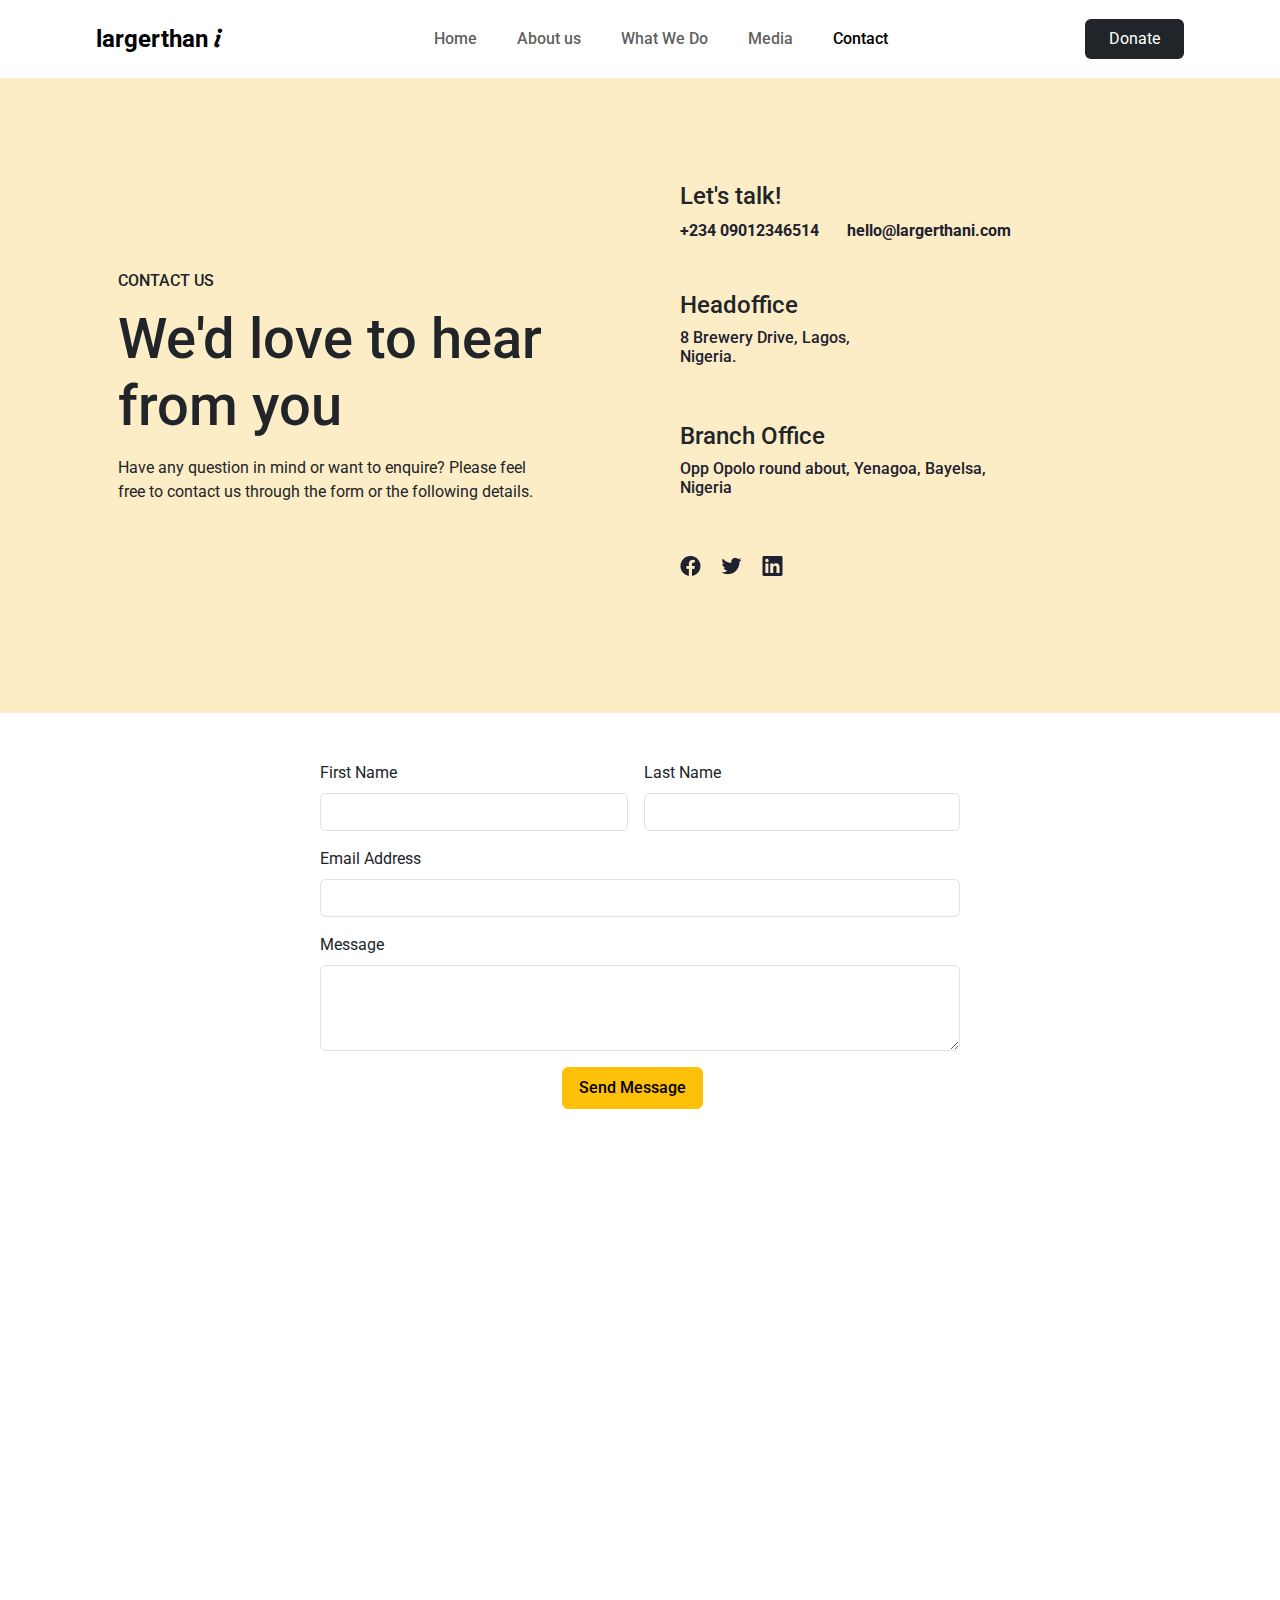
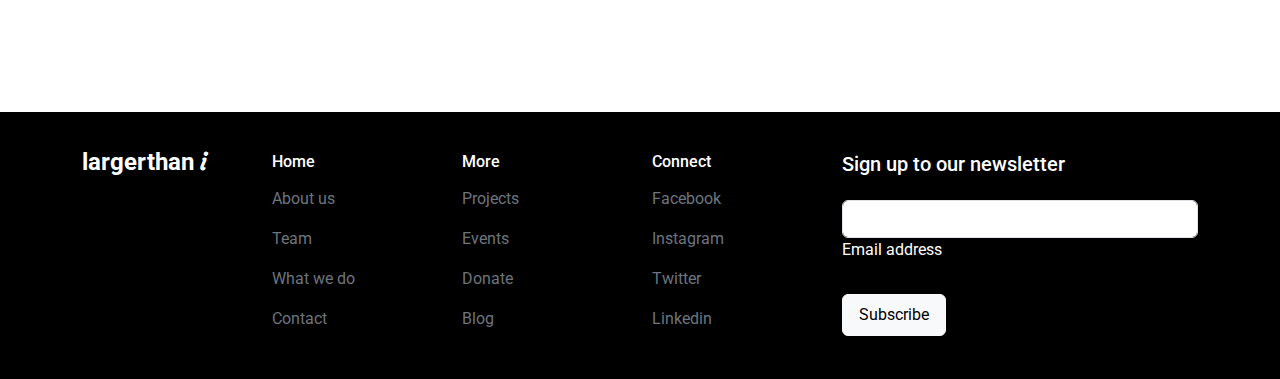
<file: contact.html>
<!DOCTYPE html>
<html lang="en">

<head>
  <meta charset="UTF-8">
  <meta name="viewport" content="width=device-width, initial-scale=1.0">
  <title>largerthan<i>i</i></title>
  <link rel="stylesheet" href="./style.css">
  <link href="https://cdn.jsdelivr.net/npm/bootstrap@5.3.3/dist/css/bootstrap.min.css" rel="stylesheet"
    integrity="sha384-QWTKZyjpPEjISv5WaRU9OFeRpok6YctnYmDr5pNlyT2bRjXh0JMhjY6hW+ALEwIH" crossorigin="anonymous">
  <link rel="stylesheet" href="https://cdnjs.cloudflare.com/ajax/libs/font-awesome/6.5.1/css/all.min.css"
    integrity="sha512-DTOQO9RWCH3ppGqcWaEA1BIZOC6xxalwEsw9c2QQeAIftl+Vegovlnee1c9QX4TctnWMn13TZye+giMm8e2LwA=="
    crossorigin="anonymous" referrerpolicy="no-referrer" />
  <link rel="preconnect" href="https://fonts.googleapis.com">
  <link rel="preconnect" href="https://fonts.gstatic.com" crossorigin>
  <link
    href="https://fonts.googleapis.com/css2?family=Roboto:ital,wght@0,100;0,300;0,400;0,500;0,700;0,900;1,100;1,300;1,400;1,500;1,700;1,900&display=swap"
    rel="stylesheet">
  <link href="https://fonts.googleapis.com/css2?family=Courgette&display=swap" rel="stylesheet">

</head>

<body>

  <header>
    <div class="navb">
      <nav class="navbar navbar-expand-lg bg-body-white border-0 ">
        <div class="container-fluid p-0 pt-2 pb-2">
          <a class="navbar-brand fw-bold fs-4" href="index.html" alt="Logo">largerthan <span class="ital">i</span></a>
          <button class="navbar-toggler" type="button" data-bs-toggle="collapse"
            data-bs-target="#navbarSupportedContent" aria-controls="navbarSupportedContent" aria-expanded="false"
            aria-label="Toggle navigation">
            <span class="navbar-toggler-icon"></span>
          </button>
          <div class="collapse navbar-collapse" id="navbarSupportedContent">
            <ul class="navbar-nav mx-auto mb-2 mb-lg-0">
              <li class="nav-item">
                <a class="nav-link  fw-medium hov" aria-current="page" href="index.html">Home</a>
              </li>
              <li class="nav-item">
                <a class="nav-link fw-medium ms-lg-4" href="about.html">About us</a>
              </li>
              <li class="nav-item">
                <a class="nav-link fw-medium ms-lg-4" href="Services.html">What We Do</a>
              </li>
              <li class="nav-item">
                <a class="nav-link fw-medium ms-lg-4" href="Media.html">Media</a>
              </li>
              <li class="nav-item">
                <a class="nav-link active fw-medium ms-lg-4" href="contact.html">Contact</a>
              </li>
            </ul>
            <div class="d-flex">
              <a href="Donation.html"><button class="btn btn-dark border-0 pt-2 pb-2 ps-4 pe-4">Donate</button></a>
            </div>
          </div>
        </div>
      </nav>
    </div>
  </header>


  <section id="service">
    <div class="con1">
      <div class="container p-3 p-lg-0">
        <div class="row align-items-center">
          <div class="col-lg-6 pe-5">
            <h5 class="ps-lg-5 mb-3" style="font-size: 16px;">CONTACT US</h5>
            <h1 class="ps-lg-5 pe-lg-5 mb-3" style="font-size: 56px;">We'd love to hear from you</h1>
            <p class="ps-lg-5 pe-lg-5 mb-3" style="font-size: 16px;">Have any question in mind or want to enquire?
              Please feel free to contact us through the form or the following details.</p>
          </div>
          <div class="col-lg-6 p-0 mt-3 container-fluid mb-5 p-lg-3">
            <div class="p-4 rounded-5">
              <div class="cardright d-lg-flex mt-5 mb-5  align-items-center ">
                <div class="align-items-center">
                  <h4 style="font-size: 24;">Let's talk! </h4>
                  <a style="font-size: 16; color: #1D2130;" class="fw-bold text-decoration-none"
                    href="tel:+23409012346514"> +234 09012346514</a>
                  <a class="ms-0 ms-lg-4 text-decoration-none fw-bold" style="font-size: 16; color: #1D2130;"
                    href="mailto::hello@largerthani.com">hello@largerthani.com</a>
                </div>
              </div>
              <div class="cardright d-lg-flex  align-items-center ">
                <div class="align-items-center">
                  <h4 style="font-size: 24;">Headoffice</h4>
                  <div class="d-md-flex">
                    <h6 style="font-size: 16; color: #1D2130;">8 Brewery Drive, Lagos, <br>
                      Nigeria.</h6>
                  </div>
                </div>
              </div>
              <div class="cardright d-lg-flex  align-items-center ">
                <div class="align-items-center mt-5 mb-5">
                  <h4 style="font-size: 24;">Branch Office</h4>
                  <div class="d-md-flex">
                    <h6 style="font-size: 16; color: #1D2130;">Opp Opolo round about, Yenagoa, Bayelsa,<br>
                      Nigeria</h6>
                  </div>
                </div>
              </div>
              <div class="cardright d-lg-flex  align-items-center ">
                <div class="align-items-center mb-5">
                  <a href=""><img src="./images/social 1.png" alt=""></a>
                  <a class="ms-3 me-3" href=""><img src="./images/social 2.png" alt=""></a>
                  <a href=""><img src="./images/social 3.png" alt=""></a>
                </div>
              </div>
            </div>
          </div>
        </div>
      </div>
    </div>
  </section>
  
  <section id="form">
    <div class="container mt-5 ">
      <div class="row">
        <div class="col"></div>
        <div class="col-lg-8">
          <div class="modal-body p-5 pt-0">
            <form>
              <div class=" mb-3 d-flex" style="width: 100%; justify-content: space-evenly;">
                <div class="pe-3" style="width: 95%;">
                  <label for="firstName" class="form-label">First Name</label>
                  <input type="text" class="form-control" id="firstName" aria-describedby="firstNameHelp">
                </div>
                <div style="width: 95%;">
                  <label for="lastName" class="form-label">Last Name</label>
                  <input type="text" class="form-control" id="lastName" aria-describedby="lastNameHelp">
                </div>
              </div>
              <div class="mb-3">
                <label for="email" class="form-label">Email Address</label>
                <input type="email" class="form-control" id="email" aria-describedby="emailHelp">
              </div>
              <div class="mb-3">
                <label for="message" class="form-label">Message</label>
                <textarea class="form-control" id="message" rows="3"></textarea>
              </div>
              <div class=" text-center"><button type="submit"
                  class="button btn fw-medium btn-warning  me-3  mt-0 mb-0 p-2 ps-3 pe-3">Send Message</button></div>
            </form>
          </div>
        </div>
        <div class="col"></div>
      </div>
    </div>
  </section>

  <section id="location mb-0">
    <iframe
      src="https://www.google.com/maps/embed?pb=!1m18!1m12!1m3!1d3927.853630504274!2d76.24167187450975!3d10.11106477111486!2m3!1f0!2f0!3f0!3m2!1i1024!2i768!4f13.1!3m3!1m2!1s0x3b081130eac4acfb%3A0xdecc8ae39ee1624a!2sKAALIPARAMBIL%20HOUSE%20(ARAFATH)%20-%20ABDUL%20HAMEED%20HAJI!5e0!3m2!1sen!2sin!4v1709222053521!5m2!1sen!2sin"
      width="100%" height="500" style="border:0;" allowfullscreen="" loading="lazy"
      referrerpolicy="no-referrer-when-downgrade"></iframe>
  </section>

  <section id="footer">
    <div class="footer bg-black border-0">
      <footer class="text-center text-lg-start mt-xl-5 pt-4">
        <div class="container">
          <div class="row">
            <div class="col-md-2 mb-4 mt-2 mb-lg-0">
              <a class="navbar-brand text-white fw-bold fs-4" href="index.html" alt="Logo">largerthan <span
                  class="ital">i</span></a>
            </div>
            <div class="col-md-2 mb-4 mt-3 mb-lg-0">
              <h6 class="text-white">Home</h6>
              <ul class="list-unstyled">
                <li class="mt-3">
                  <a href="about.html" class="text-secondary text-decoration-none mt-3">About us</a>
                </li>
                <li class="mt-3">
                  <a href="about.html" class="text-secondary text-decoration-none mt-3">Team</a>
                </li>
                <li class="mt-3">
                  <a href="Services.html" class="text-secondary text-decoration-none mt-3">What we do</a>
                </li>
                <li class="mt-3">
                  <a href="contact.html" class="text-secondary text-decoration-none mt-3">Contact</a>
                </li>
              </ul>
            </div>
            <div class="col-md-2 mb-4 mt-3 mb-lg-0">
              <h6 class="text-white">More</h6>
              <ul class="list-unstyled">
                <li class="mt-3">
                  <a href="Services.html" class="text-secondary text-decoration-none mt-3">Projects</a>
                </li>
                <li class="mt-3">
                  <a href="Media.html" class="text-secondary text-decoration-none mt-3">Events</a>
                </li>
                <li class="mt-3">
                  <a href="Donation.html" class="text-secondary text-decoration-none mt-3">Donate</a>
                </li>
                <li class="mt-3">
                  <a href="Media.html" class="text-secondary text-decoration-none mt-3">Blog</a>
                </li>
              </ul>
            </div>
            <div class="col-md-2 mb-4 mt-3 mb-lg-0">
              <h6 class="text-white">Connect</h6>
              <ul class="list-unstyled">
                <li class="mt-3">
                  <a href="https://www.facebook.com/" class="text-secondary text-decoration-none mt-3">Facebook</a>
                </li>
                <li class="mt-3">
                  <a href="https://www.Instagram.com/" class="text-secondary text-decoration-none mt-3">Instagram</a>
                </li>
                <li class="mt-3">
                  <a href="https://www.twitter.com/" class="text-secondary text-decoration-none mt-3">Twitter</a>
                </li>
                <li class="mt-3">
                  <a href="https://www.Linkedin.com/" class="text-secondary text-decoration-none mt-3">Linkedin</a>
                </li>
              </ul>
            </div>
            <div class=" col-md-4 mb-4 mb-lg-0 mt-3">
              <h5 class=" text-white mb-4">Sign up to our newsletter</h5>

              <div class="form-outline form-white mb-4">
                <input type="email" id="form5" class="form-control" />
                <label class="form-label text-white" for="form5">Email address</label>
              </div>
              <button type="submit" class="button btn btn-light  me-3  mt-0 mb-0  p-2 ps-3 pe-3">Subscribe</button>
            </div>
          </div>
        </div>
        <div class="text-center p-3">
        </div>
      </footer>
    </div>
  </section>


  <script src="https://cdn.jsdelivr.net/npm/bootstrap@5.3.3/dist/js/bootstrap.bundle.min.js"
    integrity="sha384-YvpcrYf0tY3lHB60NNkmXc5s9fDVZLESaAA55NDzOxhy9GkcIdslK1eN7N6jIeHz"
    crossorigin="anonymous"></script>

</body>

</html>
</file>
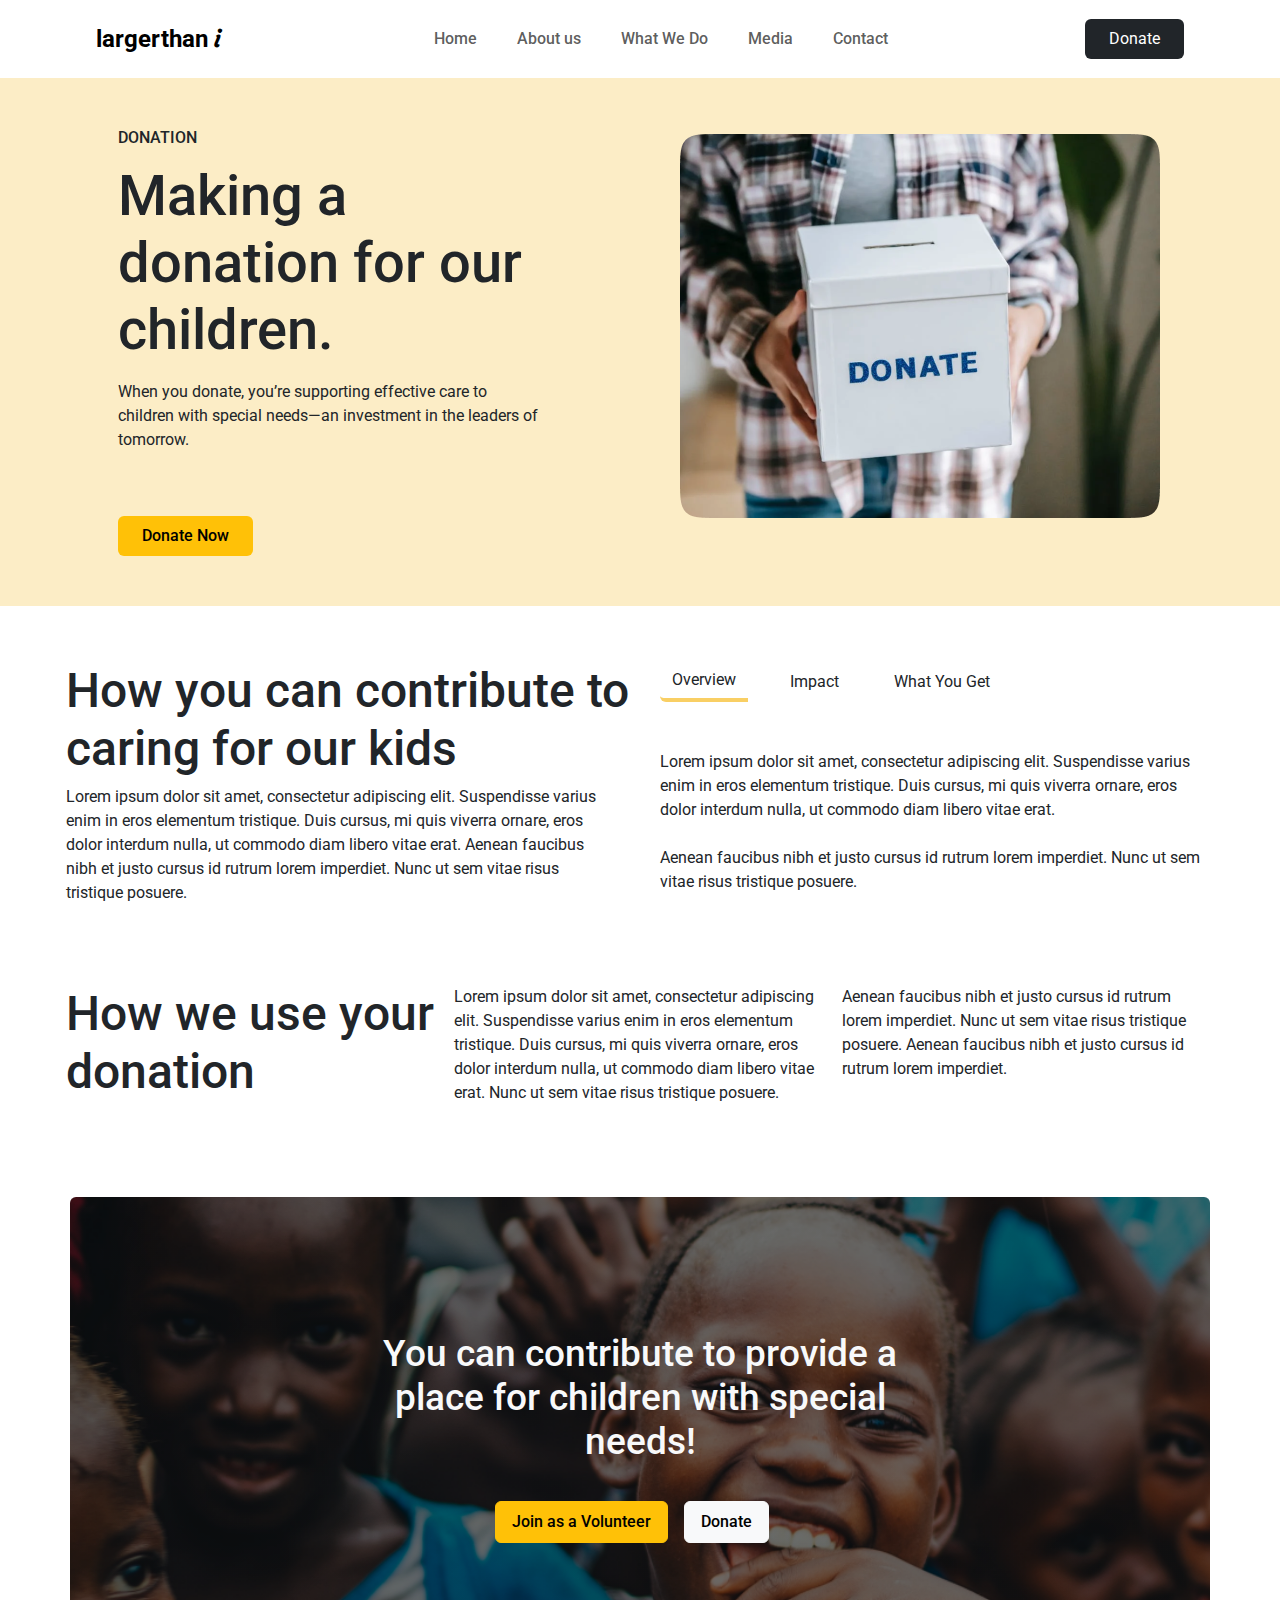
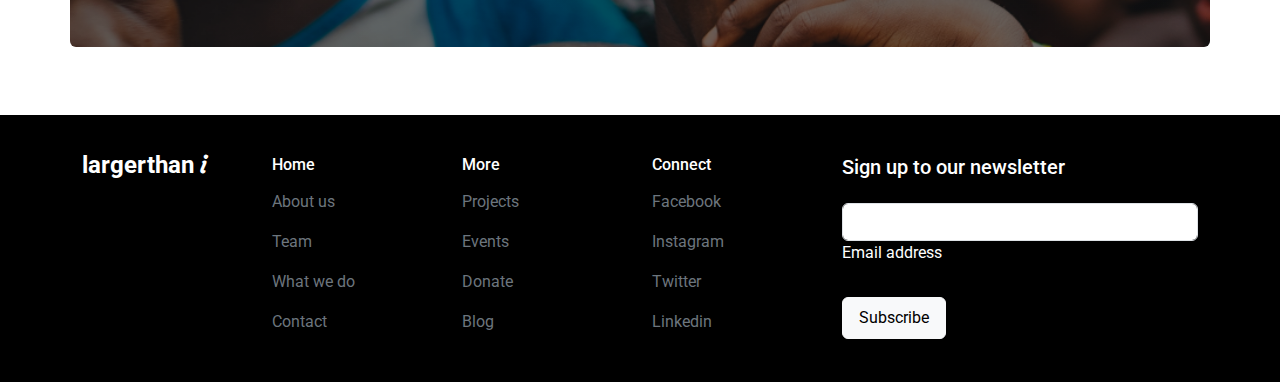
<file: Donation.html>
<!DOCTYPE html>
<html lang="en">

<head>
  <meta charset="UTF-8">
  <meta name="viewport" content="width=device-width, initial-scale=1.0">
  <title>largerthan<i>i</i></title>
  <link rel="stylesheet" href="./style.css">
  <link href="https://cdn.jsdelivr.net/npm/bootstrap@5.3.3/dist/css/bootstrap.min.css" rel="stylesheet"
    integrity="sha384-QWTKZyjpPEjISv5WaRU9OFeRpok6YctnYmDr5pNlyT2bRjXh0JMhjY6hW+ALEwIH" crossorigin="anonymous">
  <link rel="stylesheet" href="https://cdnjs.cloudflare.com/ajax/libs/font-awesome/6.5.1/css/all.min.css"
    integrity="sha512-DTOQO9RWCH3ppGqcWaEA1BIZOC6xxalwEsw9c2QQeAIftl+Vegovlnee1c9QX4TctnWMn13TZye+giMm8e2LwA=="
    crossorigin="anonymous" referrerpolicy="no-referrer" />
  <link rel="preconnect" href="https://fonts.googleapis.com">
  <link rel="preconnect" href="https://fonts.gstatic.com" crossorigin>
  <link
    href="https://fonts.googleapis.com/css2?family=Roboto:ital,wght@0,100;0,300;0,400;0,500;0,700;0,900;1,100;1,300;1,400;1,500;1,700;1,900&display=swap"
    rel="stylesheet">
  <link href="https://fonts.googleapis.com/css2?family=Courgette&display=swap" rel="stylesheet">
</head>

<body>

  <header>
    <div class="navb">
      <nav class="navbar navbar-expand-lg bg-body-white border-0 ">
        <div class="container-fluid p-0 pt-2 pb-2">
          <a class="navbar-brand fw-bold fs-4" href="index.html" alt="Logo">largerthan <span class="ital">i</span></a>
          <button class="navbar-toggler" type="button" data-bs-toggle="collapse"
            data-bs-target="#navbarSupportedContent" aria-controls="navbarSupportedContent" aria-expanded="false"
            aria-label="Toggle navigation">
            <span class="navbar-toggler-icon"></span>
          </button>
          <div class="collapse navbar-collapse" id="navbarSupportedContent">
            <ul class="navbar-nav mx-auto mb-2 mb-lg-0">
              <li class="nav-item">
                <a class="nav-link  fw-medium hov" aria-current="page" href="index.html">Home</a>
              </li>
              <li class="nav-item">
                <a class="nav-link fw-medium ms-lg-4" href="about.html">About us</a>
              </li>
              <li class="nav-item">
                <a class="nav-link fw-medium ms-lg-4" href="Services.html">What We Do</a>
              </li>
              <li class="nav-item">
                <a class="nav-link fw-medium ms-lg-4" href="Media.html">Media</a>
              </li>
              <li class="nav-item">
                <a class="nav-link fw-medium ms-lg-4" href="contact.html">Contact</a>
              </li>
            </ul>
            <div class="d-flex">
              <a href="Donation.html"><button class="btn btn-dark border-0 pt-2 pb-2 ps-4 pe-4">Donate</button></a>
            </div>
          </div>
        </div>
      </nav>
    </div>
  </header>


  <section id="service">
    <div class="con1">
      <div class="container p-3 p-lg-0">
        <div class="row align-items-center">
          <div class="col-lg-6 pe-5">
            <h5 class="ps-lg-5 mt-5 mb-3" style="font-size: 16px;">DONATION</h5>
            <h1 class="ps-lg-5 pe-lg-5 mb-3" style="font-size: 56px;">Making a donation for our children.</h1>
            <p class="ps-lg-5 pe-lg-5 mb-3" style="font-size: 16px;">When you donate, you’re supporting effective care
              to children with special needs—an investment in the leaders of tomorrow.</p>
            <div class="ps-lg-5 pe-lg-5 pb-5 ">
              <a href=""><button class=" fw-medium btn btn-warning border-0 pt-2 pb-2 ps-4 pe-4 mt-lg-5 ">Donate
                  Now</button></a>
            </div>
          </div>
          <div class="col-lg-6 p-0 mt-3 container-fluid mb-5 p-lg-3">
            <div class="p-4 rounded-5">
              <img src="./images/donation.png" alt="donation" class="cardrimg">
            </div>
          </div>
        </div>
      </div>
  </section>


  <section id="caring">
    <div class="container p-3 p-lg-0 mt-5">
      <div class="row ">
        <div class="col-lg-6 p-lg-2">
          <h2 style="font-size: 48px;" class="mt-0 pt-0">How you can contribute to caring for our kids</h2>
          <p class="pe-4">Lorem ipsum dolor sit amet, consectetur adipiscing elit. Suspendisse varius enim in eros
            elementum tristique. Duis cursus, mi quis viverra ornare, eros dolor interdum nulla, ut commodo diam libero
            vitae erat. Aenean faucibus nibh et justo cursus id rutrum lorem imperdiet. Nunc ut sem vitae risus
            tristique posuere.</p>
        </div>
        <div class="col-lg-6 p-lg-2">
          <div class="container pt-5 pt-lg-0">
            <div class="btn-group" role="group" aria-label="Content Toggle Buttons">
              <button type="button" class="btn btn-white active" onclick="showOverview()">Overview</button>
              <button type="button" class="btn btn-white" onclick="showImpact()">Impact</button>
              <button type="button" class="btn btn-white" onclick="showWhatYouGet()">What You Get</button>
            </div>
            <div id="contentDisplay">
              <p>Lorem ipsum dolor sit amet, consectetur adipiscing elit. Suspendisse varius enim in eros elementum
                tristique. Duis cursus, mi quis viverra ornare, eros dolor interdum nulla, ut commodo diam libero vitae
                erat. <br> Aenean faucibus nibh et justo cursus id rutrum lorem imperdiet. Nunc ut sem vitae risus
                tristique posuere.</p>
            </div>
          </div>
        </div>
      </div>
  </section>

  <section id="collaboration">
    <div class="container mt-5 p-3 p-lg-0">
      <div class="row ">
        <div class="col-lg-4 p-lg-2">
          <h2 style="font-size: 48px;" class="mt-0 pt-0">How we use your donation</h2>
        </div>
        <div class="col-lg-4 p-lg-2">
          <p>Lorem ipsum dolor sit amet, consectetur adipiscing elit. Suspendisse varius enim in eros elementum
            tristique. Duis cursus, mi quis viverra ornare, eros dolor interdum nulla, ut commodo diam libero vitae
            erat. Nunc ut sem vitae risus tristique posuere.</p>
        </div>
        <div class="col-lg-4 p-lg-2">
          <p>Aenean faucibus nibh et justo cursus id rutrum lorem imperdiet. Nunc ut sem vitae risus tristique posuere.
            Aenean faucibus nibh et justo cursus id rutrum lorem imperdiet.</p>
        </div>
      </div>
    </div>
  </section>

  <section id="start_today">
    <div class="container mt-5 rounded">
      <h2 class="text-light  aboutprodes p-3 p-lg-0">You can contribute to provide a place for children with special
        needs!
      </h2>
      <div class="d-flex mt-3">
        <div class="vol-btn text-start">
          <button type="button" class="button btn btn-warning fw-medium  me-3  mt-0 mb-0 p-2 ps-3 pe-3"
            data-bs-toggle="modal" data-bs-target="#joinVolunteerModal">
            Join as a Volunteer
          </button>
          <div class="modal fade" id="joinVolunteerModal" tabindex="-1" aria-labelledby="joinVolunteerModalLabel"
            aria-hidden="true">
            <div class="modal-dialog modal-dialog-centered">
              <div class="modal-content">
                <div class="modal-header border-0">
                  <button type="button" class="btn-close " data-bs-dismiss="modal" aria-label="Close"></button>
                </div>
                <div class="modal-body p-5 pt-0">
                  <h3 class="modal-title border-0 fw-bold" id="joinVolunteerModalLabel">Join as a Volunteer</h3>
                  <p>Lorem ipsum dolor sit amet, consectetur adipiscing elit. Suspen varius enim in eros elementum
                    tristique.</p>
                  <form>
                    <div class=" mb-3 d-flex" style="width: 100%; justify-content: space-evenly;">
                      <div class="pe-3" style="width: 95%;">
                        <label for="firstName" class="form-label">First Name</label>
                        <input type="text" class="form-control" id="firstName" aria-describedby="firstNameHelp">
                      </div>
                      <div style="width: 95%;">
                        <label for="lastName" class="form-label">Last Name</label>
                        <input type="text" class="form-control" id="lastName" aria-describedby="lastNameHelp">
                      </div>
                    </div>
                    <div class="mb-3">
                      <label for="email" class="form-label">Email Address</label>
                      <input type="email" class="form-control" id="email" aria-describedby="emailHelp">
                    </div>
                    <div class="mb-3">
                      <label for="message" class="form-label">Message</label>
                      <textarea class="form-control" id="message" rows="3"></textarea>
                    </div>
                    <button type="submit" class="button btn btn-warning  me-3  mt-0 mb-0 p-2 ps-3 pe-3">Send
                      Message</button>
                  </form>
                </div>
              </div>
            </div>
          </div>
        </div>
        <a href="Donation.html" class="button btn btn-light fw-medium me-3  mt-0 mb-0  p-2 ps-3 pe-3">Donate</a>
      </div>
    </div>
  </section>

  <section id="footer">
    <div class="footer bg-black border-0">
      <footer class="text-center text-lg-start mt-xl-5 pt-4">
        <div class="container">
          <div class="row">
            <div class="col-md-2 mb-4 mt-2 mb-lg-0">
              <a class="navbar-brand text-white fw-bold fs-4" href="index.html" alt="Logo">largerthan <span
                  class="ital">i</span></a>
            </div>
            <div class="col-md-2 mb-4 mt-3 mb-lg-0">
              <h6 class="text-white">Home</h6>
              <ul class="list-unstyled">
                <li class="mt-3">
                  <a href="about.html" class="text-secondary text-decoration-none mt-3">About us</a>
                </li>
                <li class="mt-3">
                  <a href="about.html" class="text-secondary text-decoration-none mt-3">Team</a>
                </li>
                <li class="mt-3">
                  <a href="Services.html" class="text-secondary text-decoration-none mt-3">What we do</a>
                </li>
                <li class="mt-3">
                  <a href="contact.html" class="text-secondary text-decoration-none mt-3">Contact</a>
                </li>
              </ul>
            </div>
            <div class="col-md-2 mb-4 mt-3 mb-lg-0">
              <h6 class="text-white">More</h6>
              <ul class="list-unstyled">
                <li class="mt-3">
                  <a href="Services.html" class="text-secondary text-decoration-none mt-3">Projects</a>
                </li>
                <li class="mt-3">
                  <a href="Media.html" class="text-secondary text-decoration-none mt-3">Events</a>
                </li>
                <li class="mt-3">
                  <a href="Donation.html" class="text-secondary text-decoration-none mt-3">Donate</a>
                </li>
                <li class="mt-3">
                  <a href="Media.html" class="text-secondary text-decoration-none mt-3">Blog</a>
                </li>
              </ul>
            </div>
            <div class="col-md-2 mb-4 mt-3 mb-lg-0">
              <h6 class="text-white">Connect</h6>
              <ul class="list-unstyled">
                <li class="mt-3">
                  <a href="https://www.facebook.com/" class="text-secondary text-decoration-none mt-3">Facebook</a>
                </li>
                <li class="mt-3">
                  <a href="https://www.Instagram.com/" class="text-secondary text-decoration-none mt-3">Instagram</a>
                </li>
                <li class="mt-3">
                  <a href="https://www.twitter.com/" class="text-secondary text-decoration-none mt-3">Twitter</a>
                </li>
                <li class="mt-3">
                  <a href="https://www.Linkedin.com/" class="text-secondary text-decoration-none mt-3">Linkedin</a>
                </li>
              </ul>
            </div>
            <div class=" col-md-4 mb-4 mb-lg-0 mt-3">
              <h5 class=" text-white mb-4">Sign up to our newsletter</h5>
              <div class="form-outline form-white mb-4">
                <input type="email" id="form5" class="form-control" />
                <label class="form-label text-white" for="form5">Email address</label>
              </div>
              <button type="submit" class="button btn btn-light  me-3  mt-0 mb-0  p-2 ps-3 pe-3">Subscribe</button>
            </div>
          </div>
        </div>
        <div class="text-center p-3">
        </div>
      </footer>
    </div>
  </section>




  <script>
    function showOverview() {
      document.getElementById('contentDisplay').innerHTML = `
        <p class = "pt-5">Lorem ipsum dolor sit amet, consectetur adipiscing elit. Suspendisse varius enim in eros elementum tristique. Duis cursus, mi quis viverra ornare, eros dolor interdum nulla, ut commodo diam libero vitae erat. <br> <br> Aenean faucibus nibh et justo cursus id rutrum lorem imperdiet. Nunc ut sem vitae risus tristique posuere.</p>
        `;
      // Add 'active' class to the clicked button and remove 'active' from others
      document.querySelectorAll('.btn-group > button').forEach(btn => {
        if (btn.innerText === 'Overview') {
          btn.classList.add('active');
        } else {
          btn.classList.remove('active');
        }
      });
    }

    function showImpact() {
      document.getElementById('contentDisplay').innerHTML = `
        <p class = "pt-5">ut commodo diam libero vitae erat. <br> Aenean faucibus nibh et justo cursus id rutrum lorem imperdiet. Nunc ut sem vitae risus tristique posuere.</p>
        `;
      // Add 'active' class to the clicked button and remove 'active' from others
      document.querySelectorAll('.btn-group > button').forEach(btn => {
        if (btn.innerText === 'Impact') {
          btn.classList.add('active');
        } else {
          btn.classList.remove('active');
        }
      });
    }

    function showWhatYouGet() {
      document.getElementById('contentDisplay').innerHTML = `
        <p class = "pt-5">Lorem ipsum dolor sit amet, consectetur adipiscing elit. Suspendisse varius enim in eros elementum tristique. Duis cursus, mi quis viverra ornare, eros dolor interdum nulla, </p>
        `;
      document.querySelectorAll('.btn-group > button').forEach(btn => {
        if (btn.innerText === 'What You Get') {
          btn.classList.add('active');
        } else {
          btn.classList.remove('active');
        }
      });
    }

    window.onload = function () {
      showOverview();
    };
  </script>

  <script src="https://cdn.jsdelivr.net/npm/bootstrap@5.3.3/dist/js/bootstrap.bundle.min.js"
    integrity="sha384-YvpcrYf0tY3lHB60NNkmXc5s9fDVZLESaAA55NDzOxhy9GkcIdslK1eN7N6jIeHz"
    crossorigin="anonymous"></script>

</body>

</html>
</file>
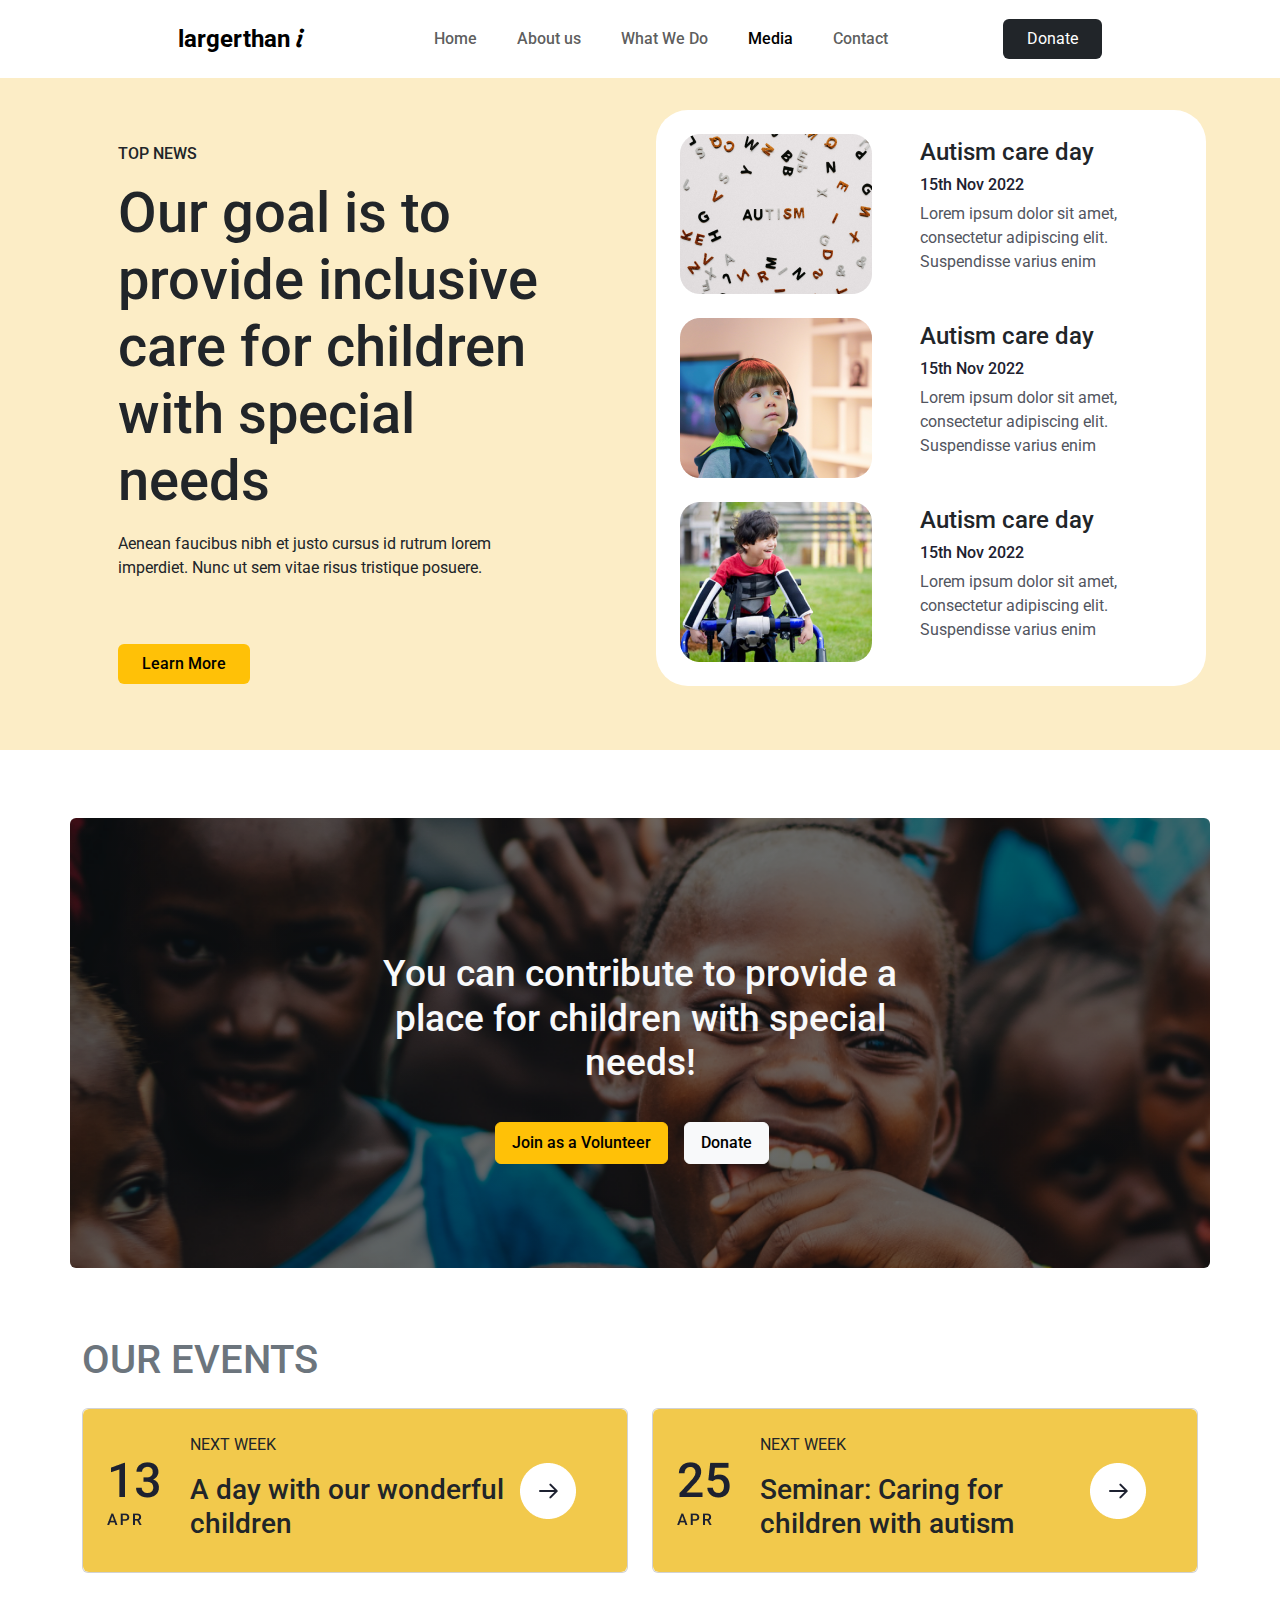
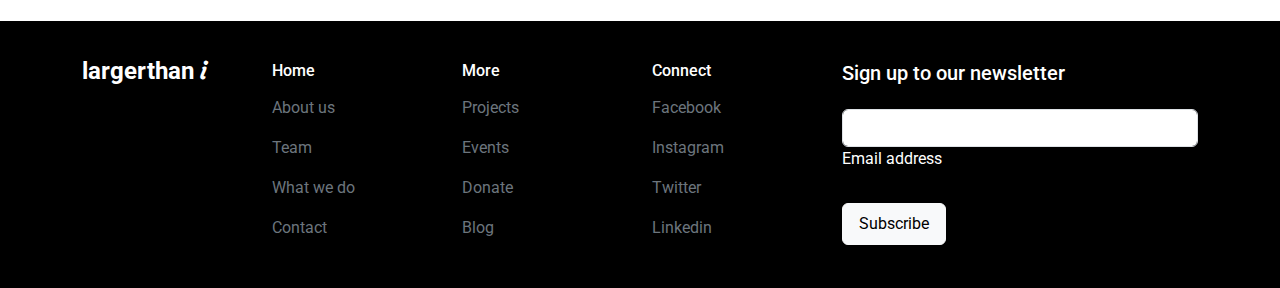
<file: Media.html>
<!DOCTYPE html>
<html lang="en">

<head>
  <meta charset="UTF-8">
  <meta name="viewport" content="width=device-width, initial-scale=1.0">
  <title>largerthan<i>i</i></title>
  <link rel="stylesheet" href="./style.css">
  <link href="https://cdn.jsdelivr.net/npm/bootstrap@5.3.3/dist/css/bootstrap.min.css" rel="stylesheet"
    integrity="sha384-QWTKZyjpPEjISv5WaRU9OFeRpok6YctnYmDr5pNlyT2bRjXh0JMhjY6hW+ALEwIH" crossorigin="anonymous">
  <link rel="stylesheet" href="https://cdnjs.cloudflare.com/ajax/libs/font-awesome/6.5.1/css/all.min.css"
    integrity="sha512-DTOQO9RWCH3ppGqcWaEA1BIZOC6xxalwEsw9c2QQeAIftl+Vegovlnee1c9QX4TctnWMn13TZye+giMm8e2LwA=="
    crossorigin="anonymous" referrerpolicy="no-referrer" />
  <link rel="preconnect" href="https://fonts.googleapis.com">
  <link rel="preconnect" href="https://fonts.gstatic.com" crossorigin>
  <link
    href="https://fonts.googleapis.com/css2?family=Roboto:ital,wght@0,100;0,300;0,400;0,500;0,700;0,900;1,100;1,300;1,400;1,500;1,700;1,900&display=swap"
    rel="stylesheet">
  <link href="https://fonts.googleapis.com/css2?family=Courgette&display=swap" rel="stylesheet">

</head>

<body>

  <header>
    <div class="navb">
      <div class="navb">
        <nav class="navbar navbar-expand-lg bg-body-white border-0 ">
          <div class="container-fluid p-0 pt-2 pb-2">
            <a class="navbar-brand fw-bold fs-4" href="index.html" alt="Logo">largerthan <span class="ital">i</span></a>
            <button class="navbar-toggler" type="button" data-bs-toggle="collapse"
              data-bs-target="#navbarSupportedContent" aria-controls="navbarSupportedContent" aria-expanded="false"
              aria-label="Toggle navigation">
              <span class="navbar-toggler-icon"></span>
            </button>
            <div class="collapse navbar-collapse" id="navbarSupportedContent">
              <ul class="navbar-nav mx-auto mb-2 mb-lg-0">
                <li class="nav-item">
                  <a class="nav-link  fw-medium hov" aria-current="page" href="index.html">Home</a>
                </li>
                <li class="nav-item">
                  <a class="nav-link fw-medium ms-lg-4" href="about.html">About us</a>
                </li>
                <li class="nav-item">
                  <a class="nav-link fw-medium ms-lg-4" href="Services.html">What We Do</a>
                </li>
                <li class="nav-item">
                  <a class="nav-link active fw-medium ms-lg-4" href="Media.html">Media</a>
                </li>
                <li class="nav-item">
                  <a class="nav-link fw-medium ms-lg-4" href="contact.html">Contact</a>
                </li>
              </ul>
              <div class="d-flex">
                <a href="Donation.html"><button class="btn btn-dark border-0 pt-2 pb-2 ps-4 pe-4">Donate</button></a>
              </div>
            </div>
          </div>
        </nav>
      </div>
  </header>


  <section id="service">
    <div class="con1">
      <div class="container p-3 p-lg-0">
        <div class="row align-items-center">
          <div class="col-lg-6 pe-5">
            <h5 class="ps-lg-5 mt-5 mb-3" style="font-size: 16px;">TOP NEWS</h5>
            <h1 class="ps-lg-5 pe-lg-5 mb-3" style="font-size: 56px;">Our goal is to provide inclusive care for children
              with special needs</h1>
            <p class="ps-lg-5 pe-lg-5 mb-3" style="font-size: 16px;">Aenean faucibus nibh et justo cursus id rutrum
              lorem imperdiet. Nunc ut sem vitae risus tristique posuere.</p>
            <div class="ps-lg-5 pe-lg-5 pb-5 ">
              <a href=""><button class=" fw-medium btn btn-warning border-0 pt-2 pb-2 ps-4 pe-4 mt-lg-5 ">Learn
                  More</button></a>
            </div>
          </div>
          <div class="col-lg-6 p-0 mt-3 container-fluid mb-5 p-lg-3">
            <div class="bg-white p-4 rounded-5">
              <div class="cardright d-lg-flex  align-items-center ">
                <img src="./images/cardright1.png" alt="" class="img-fluid cardrimg ">
                <div class="align-items-center ms-md-5 mt-5 mt-lg-0">
                  <h4 style="font-size: 20;">Autism care day</h4>
                  <h6 style="font-size: 14; color: #1D2130;">15th Nov 2022</h6>
                  <p style="font-size: 16; color: #525560;">Lorem ipsum dolor sit amet, consectetur adipiscing elit.
                    Suspendisse varius enim</p>
                </div>
              </div>
              <div class="cardright d-lg-flex  align-items-center pt-4 ">
                <img src="./images/cardright2.png" alt="" class="img-fluid cardrimg  ">
                <div class="align-items-center ms-md-5 mt-5 mt-lg-0">
                  <h4 style="font-size: 20;">Autism care day</h4>
                  <h6 style="font-size: 14; color: #1D2130;">15th Nov 2022</h6>
                  <p style="font-size: 16; color: #525560;">Lorem ipsum dolor sit amet, consectetur adipiscing elit.
                    Suspendisse varius enim</p>
                </div>
              </div>
              <div class="cardright d-lg-flex  align-items-center pt-4">
                <img src="./images/cardright3.png" alt="" class="img-fluid cardrimg">
                <div class="align-items-center ms-md-5 mt-5 mt-lg-0">
                  <h4 style="font-size: 20;">Autism care day</h4>
                  <h6 style="font-size: 14; color: #1D2130;">15th Nov 2022</h6>
                  <p style="font-size: 16; color: #525560;">Lorem ipsum dolor sit amet, consectetur adipiscing elit.
                    Suspendisse varius enim</p>
                </div>
              </div>
            </div>
          </div>
        </div>
      </div>
    </div>
  </section>

  <section id="start_today">
    <div class="container mt-5 rounded">
      <h2 class="text-light  aboutprodes p-3 p-lg-0">You can contribute to provide a place for children with special
        needs!
      </h2>
      <div class="d-flex mt-3">
        <div class="vol-btn text-start">
          <button type="button" class="button btn btn-warning fw-medium  me-3  mt-0 mb-0 p-2 ps-3 pe-3"
            data-bs-toggle="modal" data-bs-target="#joinVolunteerModal">
            Join as a Volunteer
          </button>
          <div class="modal fade" id="joinVolunteerModal" tabindex="-1" aria-labelledby="joinVolunteerModalLabel"
            aria-hidden="true">
            <div class="modal-dialog modal-dialog-centered">
              <div class="modal-content">
                <div class="modal-header border-0">
                  <button type="button" class="btn-close " data-bs-dismiss="modal" aria-label="Close"></button>
                </div>
                <div class="modal-body p-5 pt-0">
                  <h3 class="modal-title border-0 fw-bold" id="joinVolunteerModalLabel">Join as a Volunteer</h3>
                  <p>Lorem ipsum dolor sit amet, consectetur adipiscing elit. Suspen varius enim in eros elementum
                    tristique.</p>
                  <form>
                    <div class=" mb-3 d-flex" style="width: 100%; justify-content: space-evenly;">
                      <div class="pe-3" style="width: 95%;">
                        <label for="firstName" class="form-label">First Name</label>
                        <input type="text" class="form-control" id="firstName" aria-describedby="firstNameHelp">
                      </div>
                      <div style="width: 95%;">
                        <label for="lastName" class="form-label">Last Name</label>
                        <input type="text" class="form-control" id="lastName" aria-describedby="lastNameHelp">
                      </div>
                    </div>
                    <div class="mb-3">
                      <label for="email" class="form-label">Email Address</label>
                      <input type="email" class="form-control" id="email" aria-describedby="emailHelp">
                    </div>
                    <div class="mb-3">
                      <label for="message" class="form-label">Message</label>
                      <textarea class="form-control" id="message" rows="3"></textarea>
                    </div>
                    <button type="submit" class="button btn btn-warning  me-3  mt-0 mb-0 p-2 ps-3 pe-3">Send
                      Message</button>
                  </form>
                </div>
              </div>
            </div>
          </div>
        </div>
        <a href="Donation.html" class="button btn btn-light fw-medium me-3  mt-0 mb-0  p-2 ps-3 pe-3">Donate</a>
      </div>
    </div>
  </section>


  <section id="events" class="mt-5 mb-5">
    <div class="container">
      <h2 class="text-secondary" style="font-size: 40px; width: 50%;">OUR EVENTS</h2>
      <div class="row ">
        <div class="col-lg-6 mt-3">
          <div class="card">
            <div class="card-body d-flex align-items-center rounded p-4" style="background-color: #F2C94C;">
              <div class="col-2">
                <img src="./images/Date1.png" alt="date1" class="img-fluid">
              </div>
              <div class="col-8 ps-2 ps-lg-0 pe-2 pe-lg-0 ">
                <p>NEXT WEEK</p>
                <h3 class="card-title eventdes">A day with our wonderful children </h3>
              </div>
              <div class="col-2">
                <a href="Media.html"><img src="./images/Arrow button.png" alt="ARROW" class="img-fluid"></a>
              </div>
            </div>
          </div>
        </div>
        <div class="col-lg-6 mt-3">
          <div class="card">
            <div class="card-body d-flex align-items-center rounded p-4" style="background-color: #F2C94C;">
              <div class="col-2">
                <img src="./images/Date2.png" alt="date1" class="img-fluid">
              </div>
              <div class="col-8 ps-2 ps-lg-0 pe-2 pe-lg-0 ">
                <p>NEXT WEEK</p>
                <h3 class="card-title eventdes">Seminar: Caring for children with autism</h3>
              </div>
              <div class="col-2">
                <a href="Media.html"><img src="./images/Arrow button.png" alt="ARROW" class="img-fluid"></a>
              </div>
            </div>
          </div>
        </div>
      </div>
    </div>
  </section>

  <section id="footer">
    <div class="footer bg-black border-0">
      <footer class="text-center text-lg-start mt-xl-5 pt-4">
        <div class="container">
          <div class="row">
            <div class="col-md-2 mb-4 mt-2 mb-lg-0">
              <a class="navbar-brand text-white fw-bold fs-4" href="index.html" alt="Logo">largerthan <span
                  class="ital">i</span></a>
            </div>
            <div class="col-md-2 mb-4 mt-3 mb-lg-0">
              <h6 class="text-white">Home</h6>
              <ul class="list-unstyled">
                <li class="mt-3">
                  <a href="about.html" class="text-secondary text-decoration-none mt-3">About us</a>
                </li>
                <li class="mt-3">
                  <a href="about.html" class="text-secondary text-decoration-none mt-3">Team</a>
                </li>
                <li class="mt-3">
                  <a href="Services.html" class="text-secondary text-decoration-none mt-3">What we do</a>
                </li>
                <li class="mt-3">
                  <a href="contact.html" class="text-secondary text-decoration-none mt-3">Contact</a>
                </li>
              </ul>
            </div>
            <div class="col-md-2 mb-4 mt-3 mb-lg-0">
              <h6 class="text-white">More</h6>
              <ul class="list-unstyled">
                <li class="mt-3">
                  <a href="Services.html" class="text-secondary text-decoration-none mt-3">Projects</a>
                </li>
                <li class="mt-3">
                  <a href="Media.html" class="text-secondary text-decoration-none mt-3">Events</a>
                </li>
                <li class="mt-3">
                  <a href="Donation.html" class="text-secondary text-decoration-none mt-3">Donate</a>
                </li>
                <li class="mt-3">
                  <a href="Media.html" class="text-secondary text-decoration-none mt-3">Blog</a>
                </li>
              </ul>
            </div>
            <div class="col-md-2 mb-4 mt-3 mb-lg-0">
              <h6 class="text-white">Connect</h6>
              <ul class="list-unstyled">
                <li class="mt-3">
                  <a href="https://www.facebook.com/" class="text-secondary text-decoration-none mt-3">Facebook</a>
                </li>
                <li class="mt-3">
                  <a href="https://www.Instagram.com/" class="text-secondary text-decoration-none mt-3">Instagram</a>
                </li>
                <li class="mt-3">
                  <a href="https://www.twitter.com/" class="text-secondary text-decoration-none mt-3">Twitter</a>
                </li>
                <li class="mt-3">
                  <a href="https://www.Linkedin.com/" class="text-secondary text-decoration-none mt-3">Linkedin</a>
                </li>
              </ul>
            </div>
            <div class=" col-md-4 mb-4 mb-lg-0 mt-3">
              <h5 class=" text-white mb-4">Sign up to our newsletter</h5>
              <div class="form-outline form-white mb-4">
                <input type="email" id="form5" class="form-control" />
                <label class="form-label text-white" for="form5">Email address</label>
              </div>
              <button type="submit" class="button btn btn-light  me-3  mt-0 mb-0  p-2 ps-3 pe-3">Subscribe</button>
            </div>
          </div>
        </div>
        <div class="text-center p-3">
        </div>
      </footer>
    </div>
  </section>



  <script src="https://cdn.jsdelivr.net/npm/bootstrap@5.3.3/dist/js/bootstrap.bundle.min.js"
    integrity="sha384-YvpcrYf0tY3lHB60NNkmXc5s9fDVZLESaAA55NDzOxhy9GkcIdslK1eN7N6jIeHz"
    crossorigin="anonymous"></script>

</body>

</html>
</file>
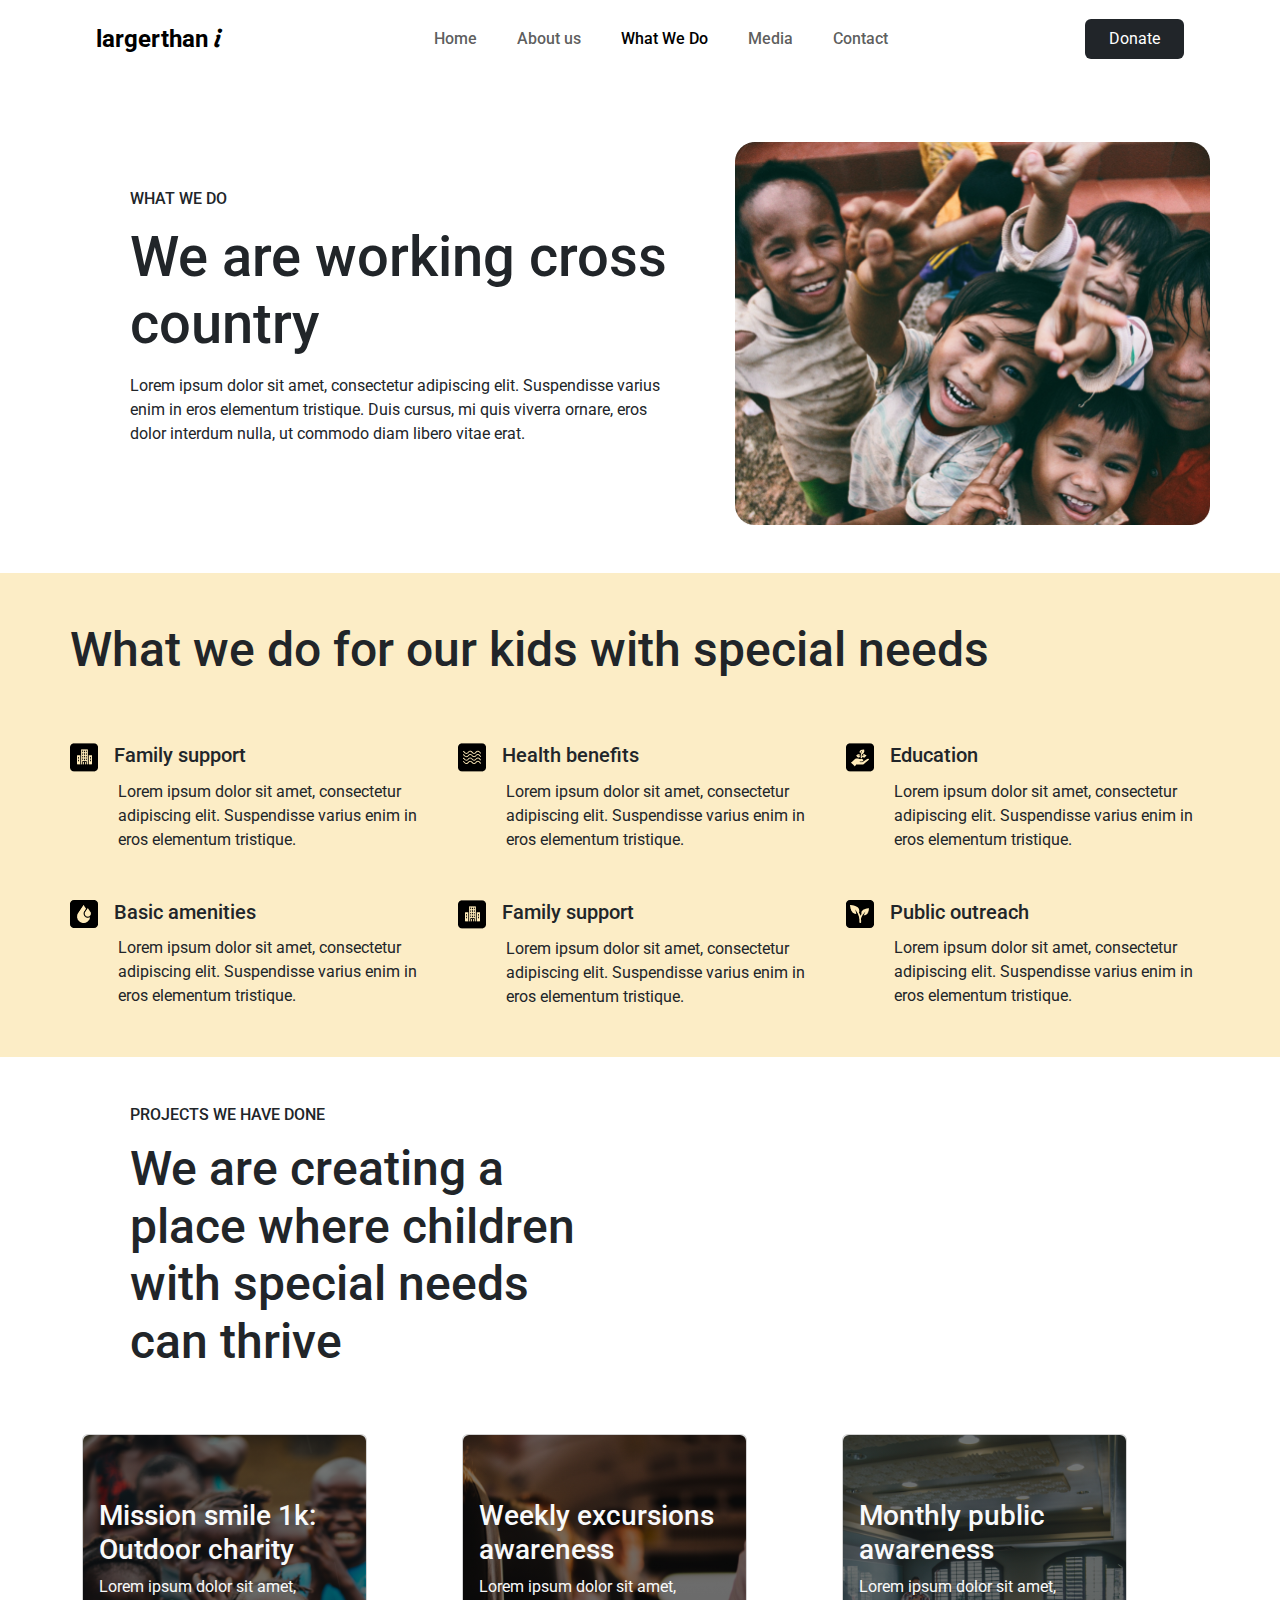
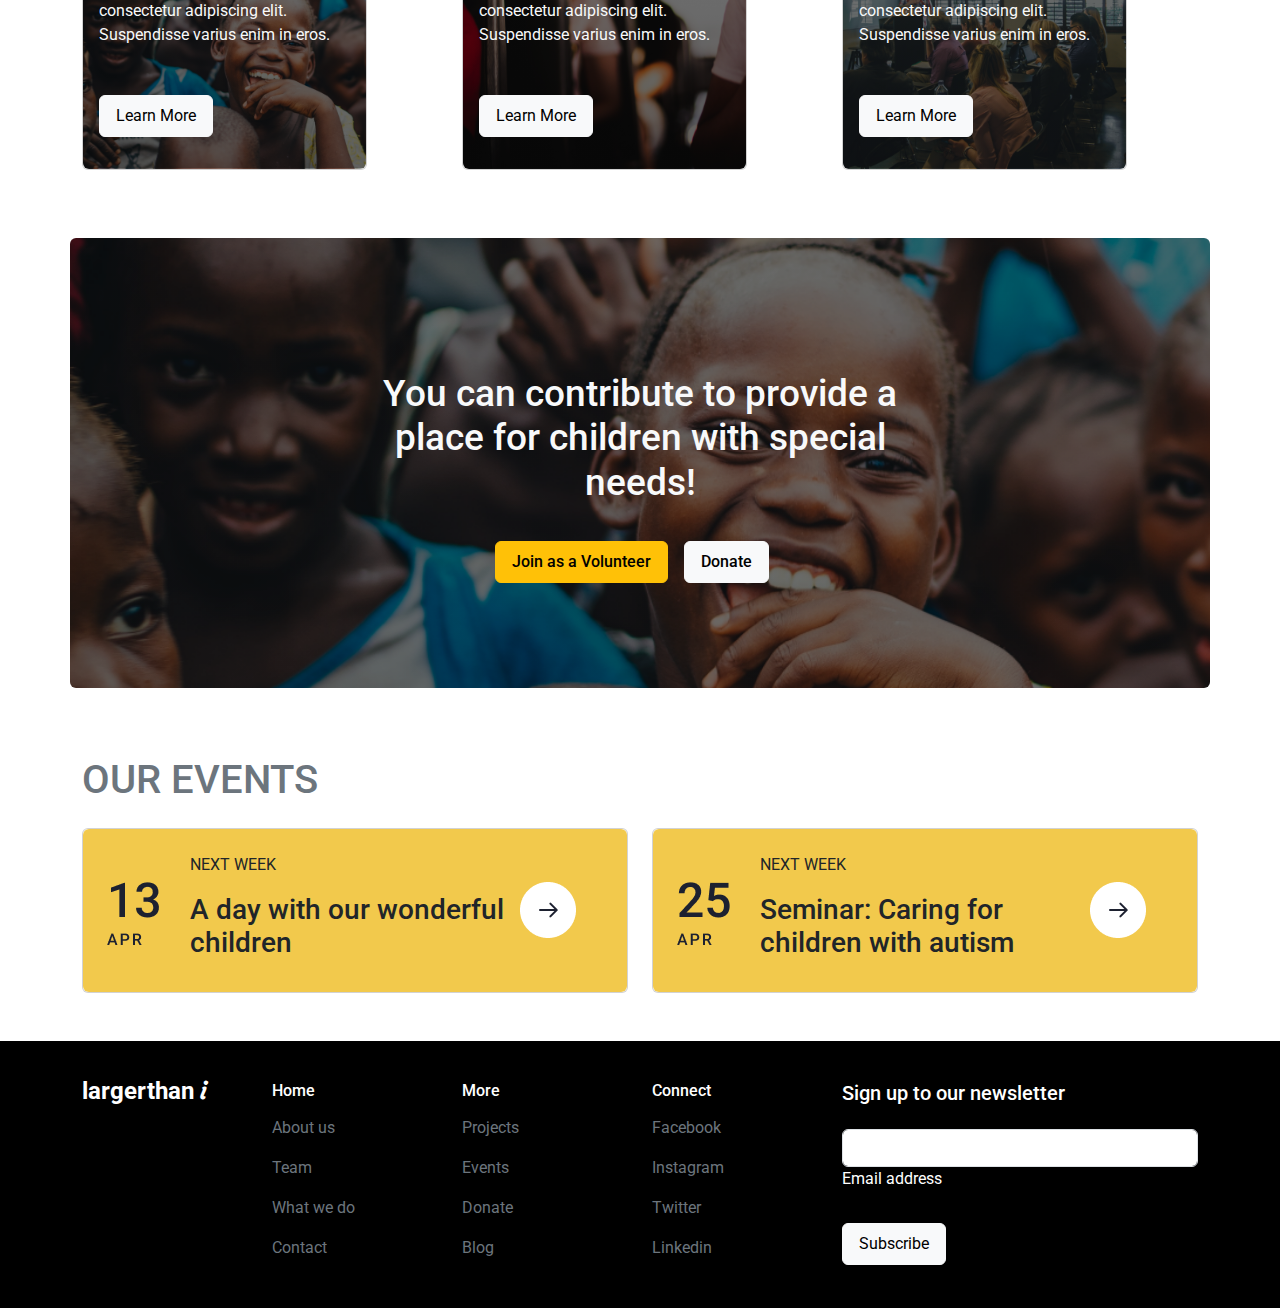
<file: Services.html>
<!DOCTYPE html>
<html lang="en">

<head>
  <meta charset="UTF-8">
  <meta name="viewport" content="width=device-width, initial-scale=1.0">
  <title>largerthani</title>
  <link rel="stylesheet" href="./style.css">
  <link href="https://cdn.jsdelivr.net/npm/bootstrap@5.3.3/dist/css/bootstrap.min.css" rel="stylesheet"
    integrity="sha384-QWTKZyjpPEjISv5WaRU9OFeRpok6YctnYmDr5pNlyT2bRjXh0JMhjY6hW+ALEwIH" crossorigin="anonymous">
  <link rel="stylesheet" href="https://cdnjs.cloudflare.com/ajax/libs/font-awesome/6.5.1/css/all.min.css"
    integrity="sha512-DTOQO9RWCH3ppGqcWaEA1BIZOC6xxalwEsw9c2QQeAIftl+Vegovlnee1c9QX4TctnWMn13TZye+giMm8e2LwA=="
    crossorigin="anonymous" referrerpolicy="no-referrer" />
  <link rel="preconnect" href="https://fonts.googleapis.com">
  <link rel="preconnect" href="https://fonts.gstatic.com" crossorigin>
  <link
    href="https://fonts.googleapis.com/css2?family=Roboto:ital,wght@0,100;0,300;0,400;0,500;0,700;0,900;1,100;1,300;1,400;1,500;1,700;1,900&display=swap"
    rel="stylesheet">
  <link href="https://fonts.googleapis.com/css2?family=Courgette&display=swap" rel="stylesheet">

</head>

<body>

  <header>
    <div class="navb">
      <nav class="navbar navbar-expand-lg bg-body-white border-0 ">
        <div class="container-fluid p-0 pt-2 pb-2">
          <a class="navbar-brand fw-bold fs-4" href="index.html" alt="Logo">largerthan <span class="ital">i</span></a>
          <button class="navbar-toggler" type="button" data-bs-toggle="collapse"
            data-bs-target="#navbarSupportedContent" aria-controls="navbarSupportedContent" aria-expanded="false"
            aria-label="Toggle navigation">
            <span class="navbar-toggler-icon"></span>
          </button>
          <div class="collapse navbar-collapse" id="navbarSupportedContent">
            <ul class="navbar-nav mx-auto mb-2 mb-lg-0">
              <li class="nav-item">
                <a class="nav-link  fw-medium hov" aria-current="page" href="index.html">Home</a>
              </li>
              <li class="nav-item">
                <a class="nav-link fw-medium ms-lg-4" href="about.html">About us</a>
              </li>
              <li class="nav-item">
                <a class="nav-link active fw-medium ms-lg-4" href="Services.html">What We Do</a>
              </li>
              <li class="nav-item">
                <a class="nav-link fw-medium ms-lg-4" href="Media.html">Media</a>
              </li>
              <li class="nav-item">
                <a class="nav-link fw-medium ms-lg-4" href="contact.html">Contact</a>
              </li>
            </ul>
            <div class="d-flex">
              <a href="Donation.html"><button class="btn btn-dark border-0 pt-2 pb-2 ps-4 pe-4">Donate</button></a>
            </div>
          </div>
        </div>
      </nav>
    </div>
  </header>

  <section id="about">
    <div class="container mt-5">
      <div class="row align-items-center p-3 p-lg-0">
        <div class="col-lg-7 ">
          <h5 class="ps-lg-5 mb-3" style="font-size: 16px;">WHAT WE DO</h5>
          <h1 class="ps-lg-5 pe-lg-5 mb-3  w-lg-75" style="font-size: 56px;">We are working cross country
          </h1>
          <p class="ps-lg-5 pe-lg-5 mb-3 w-lg-75" style="font-size: 16px;">Lorem ipsum dolor sit amet, consectetur adipiscing elit. Suspendisse varius enim in eros elementum tristique. Duis cursus, mi quis viverra ornare, eros dolor interdum nulla, ut commodo diam libero vitae erat.</p>
        </div>
        <div class="col-lg-5 p-0 mt-3">
          <img width="100%" src="./images/service1.png" alt="Image" class="img-fluid">
        </div>
      </div>
    </div>
  </section>
 
  <section id="service">
    <div class="con1 mt-5">
      <div class="container mt-5 p-3 p-lg-0">
        <div class="row align-items-center">
          <div class="col-lg-12 ">
            <h1 class="mb-3 mt-5" style="font-size: 48px;">What we do for our kids with special needs</h1>
            <div class="row pt-5 ">
              <div class="col-lg-4 pb-5">
                <div class="d-flex p-0">
                  <img src="./images/serviceicon1.png" alt="">
                  <h5 class="ms-3 card-title">Family support</h5>
                </div>
                <p class="card-text mt-2 ms-5 me-3">Lorem ipsum dolor sit amet, consectetur adipiscing elit. Suspendisse varius enim in eros elementum tristique.</p>
              </div>
              <div class="col-lg-4 pb-5">
                <div class="d-flex p-0">
                  <img src="./images/serviceicon3'.png" alt="">
                  <h5 class="ms-3 card-title">Health benefits</h5>
                </div>
                <p class="card-text mt-2 ms-5">Lorem ipsum dolor sit amet, consectetur adipiscing elit. Suspendisse varius enim in eros elementum tristique.</p>
              </div>
              <div class="col-lg-4 pb-5">
                <div class="d-flex p-0">
                  <img src="./images/serviceicon2.png" alt="">
                  <h5 class="ms-3 card-title">Education</h5>
                </div>
                <p class="card-text mt-2 ms-5">Lorem ipsum dolor sit amet, consectetur adipiscing elit. Suspendisse varius enim in eros elementum tristique.</p>
              </div>
              <div class="col-lg-4 pb-5">
                <div class="d-flex p-0">
                  <img src="./images/serviceicon5.png" alt="">
                  <h5 class="ms-3 card-title">Basic amenities</h5>
                </div>
                <p class="card-text mt-2 ms-5 me-3">Lorem ipsum dolor sit amet, consectetur adipiscing elit. Suspendisse varius enim in eros elementum tristique.</p>
              </div>
              <div class="col-lg-4 pb-5">
                <div class="d-flex p-0 ">
                  <img src="./images/serviceicon1.png" alt="">
                  <h5 class="ms-3 card-title">Family support</h5>
                </div>
                <p class="card-text mt-2 ms-5 me-3">Lorem ipsum dolor sit amet, consectetur adipiscing elit. Suspendisse varius enim in eros elementum tristique.</p>
              </div>
              <div class="col-lg-4 pb-5">
                <div class="d-flex p-0">
                  <img src="./images/serviceicon6.png" alt="">
                  <h5 class="ms-3 card-title">Public outreach</h5>
                </div>
                <p class="card-text mt-2 ms-5 me-3">Lorem ipsum dolor sit amet, consectetur adipiscing elit. Suspendisse varius enim in eros elementum tristique.</p>
              </div>
          </div>
        </div>
      </div>
    </div>
  </section>

  <section id="about">
    <div class="container mt-5">
      <div class="row align-items-center">
        <div class="col-lg-12 ">
          <h5 class="ps-lg-5 mb-3" style="font-size: 16px;">PROJECTS WE HAVE DONE</h5>
          <h1 class="ps-lg-5 pe-lg-5 mb-5 aboutprodes" style="font-size: 48px; ">We are creating a place where children
            with special needs can thrive
          </h1>
          <div class="row">
            <div class="col-lg-4">
              <div class="card card-w mt-3">
                <div class="card-body rounded  text-light card-img1">
                  <h3 class="card-title mt-5 mb-2">Mission smile 1k: Outdoor charity</h3>
                  <p class="card-text">Lorem ipsum dolor sit amet, consectetur adipiscing elit. Suspendisse varius enim
                    in eros.</p>
                  <div class="mt-5  mb-3"><a href="Services.html" class="button btn btn-light  me-3  mt-0 mb-0  p-2 ps-3 pe-3">Learn
                      More</a></div>
                </div>
              </div>
            </div>
            <div class="col-lg-4">
              <div class="card card-w mt-3">
                <div class="card-body rounded text-light card-img2">
                  <h3 class="card-title mt-5 mb-2">Weekly excursions awareness</h3>
                  <p class="card-text">Lorem ipsum dolor sit amet, consectetur adipiscing elit. Suspendisse varius enim
                    in eros.</p>
                  <div class="mt-5  mb-3"><a href="Services.html" class="button btn btn-light  me-3  mt-0 mb-0  p-2 ps-3 pe-3">Learn
                      More</a></div>
                </div>
              </div>
            </div>
            <div class="col-lg-4">
              <div class="card card-w mt-3">
                <div class="card-body rounded text-light card-img3">
                  <h3 class="card-title mt-5 mb-2">Monthly public awareness</h3>
                  <p class="card-text">Lorem ipsum dolor sit amet, consectetur adipiscing elit. Suspendisse varius enim
                    in eros.</p>
                  <div class="mt-5 mb-3"><a href="Services.html" class="button btn btn-light  me-3  mt-0 mb-0  p-2 ps-3 pe-3">Learn
                      More</a></div>
                </div>
              </div>
            </div>
          </div>
        </div>
      </div>
    </div>
  </section>

  <section id="start_today">
    <div class="container mt-5 rounded">
      <h2 class="text-light  aboutprodes p-3 p-lg-0">You can contribute to provide a place for children with special needs!
      </h2>
      <div class="d-flex mt-3">
        <div class="vol-btn text-start">
          <button type="button" class="button btn btn-warning fw-medium  me-3  mt-0 mb-0 p-2 ps-3 pe-3" data-bs-toggle="modal" data-bs-target="#joinVolunteerModal">
            Join as a Volunteer
          </button>
          <div class="modal fade" id="joinVolunteerModal" tabindex="-1" aria-labelledby="joinVolunteerModalLabel" aria-hidden="true">
            <div class="modal-dialog modal-dialog-centered">
              <div class="modal-content">
                <div class="modal-header border-0">
                  <button type="button" class="btn-close "  data-bs-dismiss="modal" aria-label="Close"></button>
                </div>
                <div class="modal-body p-5 pt-0">
                  <h3 class="modal-title border-0 fw-bold" id="joinVolunteerModalLabel">Join as a Volunteer</h3>
                  <p>Lorem ipsum dolor sit amet, consectetur adipiscing elit. Suspen varius enim in eros elementum tristique.</p>
                  <form>
                    <div class=" mb-3 d-flex" style="width: 100%; justify-content: space-evenly;">
                      <div class="pe-3" style="width: 95%;">
                        <label for="firstName" class="form-label">First Name</label>
                        <input type="text" class="form-control" id="firstName" aria-describedby="firstNameHelp">
                      </div>
                      <div  style="width: 95%;" >
                        <label for="lastName" class="form-label">Last Name</label>
                        <input type="text" class="form-control" id="lastName" aria-describedby="lastNameHelp">
                      </div>
                    </div>
                    <div class="mb-3">
                      <label for="email" class="form-label">Email Address</label>
                      <input type="email" class="form-control" id="email" aria-describedby="emailHelp">
                    </div>
                    <div class="mb-3">
                      <label for="message" class="form-label">Message</label>
                      <textarea class="form-control" id="message" rows="3"></textarea>
                    </div>
                    <button type="submit" class="button btn btn-warning  me-3  mt-0 mb-0 p-2 ps-3 pe-3">Send Message</button>
                  </form>
                </div>
              </div>
            </div>
          </div>
        </div>
        <a href="Donation.html" class="button btn btn-light fw-medium me-3  mt-0 mb-0  p-2 ps-3 pe-3">Donate</a>
      </div>
    </div>
  </section>

  <section id="events" class="mt-5 mb-5">
    <div class="container">
      <h2 class="text-secondary" style="font-size: 40px; width: 50%;">OUR EVENTS</h2>
      <div class="row ">
        <div class="col-lg-6 mt-3">
          <div class="card">
            <div class="card-body d-flex align-items-center rounded p-4" style="background-color: #F2C94C;">
              <div class="col-2">
                <img src="./images/Date1.png" alt="date1" class="img-fluid">
              </div>
              <div class="col-8 ps-2 ps-lg-0 pe-2 pe-lg-0 ">
                <p>NEXT WEEK</p>
                <h3 class="card-title eventdes">A day with our wonderful children </h3>
              </div>
              <div class="col-2">
                <a href="Media.html"><img src="./images/Arrow button.png" alt="ARROW" class="img-fluid"></a>
              </div>
            </div>
          </div>
        </div>
        <div class="col-lg-6 mt-3">
          <div class="card">
            <div class="card-body d-flex align-items-center rounded p-4" style="background-color: #F2C94C;">
              <div class="col-2">
                <img src="./images/Date2.png" alt="date1" class="img-fluid">
              </div>
              <div class="col-8 ps-2 ps-lg-0 pe-2 pe-lg-0 ">
                <p>NEXT WEEK</p>
                <h3 class="card-title eventdes">Seminar: Caring for children with autism</h3>
              </div>
              <div class="col-2">
                <a href="Media.html"><img src="./images/Arrow button.png" alt="ARROW" class="img-fluid"></a></div>
            </div>
          </div>
        </div>
      </div>
    </div>
  </section>

  <section id="footer">
    <div class="footer bg-black border-0">
      <footer class="text-center text-lg-start mt-xl-5 pt-4">
        <div class="container">
          <div class="row">
            <div class="col-md-2 mb-4 mt-2 mb-lg-0">
              <a class="navbar-brand text-white fw-bold fs-4" href="#" alt="Logo">largerthan <span class="ital">i</span></a>
            </div>
            <div class="col-md-2 mb-4 mt-3 mb-lg-0">
              <h6 class="text-white">Home</h6>
              <ul class="list-unstyled">
                <li class="mt-3">
                  <a href="#!" class="text-secondary text-decoration-none mt-3">About us</a>
                </li>
                <li class="mt-3">
                  <a href="#!" class="text-secondary text-decoration-none mt-3">Team</a>
                </li>
                <li class="mt-3">
                  <a href="#!" class="text-secondary text-decoration-none mt-3">What we do</a>
                </li>
                <li class="mt-3">
                  <a href="#!" class="text-secondary text-decoration-none mt-3">Contact</a>
                </li>
              </ul>
            </div>
            <div class="col-md-2 mb-4 mt-3 mb-lg-0">
              <h6 class="text-white">More</h6>
              <ul class="list-unstyled">
                <li class="mt-3">
                  <a href="#!" class="text-secondary text-decoration-none mt-3">Projects</a>
                </li>
                <li class="mt-3">
                  <a href="#!" class="text-secondary text-decoration-none mt-3">Events</a>
                </li>
                <li class="mt-3">
                  <a href="#!" class="text-secondary text-decoration-none mt-3">Donate</a>
                </li>
                <li class="mt-3">
                  <a href="#!" class="text-secondary text-decoration-none mt-3">Blog</a>
                </li>
              </ul>
            </div>
            <div class="col-md-2 mb-4 mt-3 mb-lg-0">
              <h6 class="text-white">Connect</h6>
              <ul class="list-unstyled">
                <li class="mt-3">
                  <a href="#!" class="text-secondary text-decoration-none mt-3">Facebook</a>
                </li>
                <li class="mt-3">
                  <a href="#!" class="text-secondary text-decoration-none mt-3">Instagram</a>
                </li>
                <li class="mt-3">
                  <a href="#!" class="text-secondary text-decoration-none mt-3">Twitter</a>
                </li>
                <li class="mt-3">
                  <a href="#!" class="text-secondary text-decoration-none mt-3">Linkedin</a>
                </li>
              </ul>
            </div>
            <div class=" col-md-4 mb-4 mb-lg-0 mt-3">
              <h5 class=" text-white mb-4">Sign up to our newsletter</h5>
              <div class="form-outline form-white mb-4">
                <input type="email" id="form5" class="form-control"/>
                <label class="form-label text-white" for="form5">Email address</label>
              </div>
              <button type="submit" class="button btn btn-light  me-3  mt-0 mb-0  p-2 ps-3 pe-3">Subscribe</button>
            </div>
          </div>
        </div>
        <div class="text-center p-3">
        </div>
      </footer>
    </div>
  </section>

  <script src="https://cdn.jsdelivr.net/npm/bootstrap@5.3.3/dist/js/bootstrap.bundle.min.js"
    integrity="sha384-YvpcrYf0tY3lHB60NNkmXc5s9fDVZLESaAA55NDzOxhy9GkcIdslK1eN7N6jIeHz"
    crossorigin="anonymous"></script>

</body>

</html>
</file>
<file: style.css>
* {
  margin: 0;
  padding: 0;
  box-sizing: border-box;
  text-decoration: none;
  list-style: none;
  font-family: "Roboto", sans-serif;
}

h1 {
  font-size: 48px;
}

.ital {
  font-family: "Courgette", cursive;
}

.navb {
  padding-left: 7.5%;
  padding-right: 7.5%;
  width: 100%;
}

.spotlight {
  height: calc(100vh - 78px);
  width: 100%;
  background-image: linear-gradient(rgba(0, 0, 0, 0.1), rgba(0, 0, 0, 0.1)), url(./images/BG\ Image.png);
  background-position: center;
  background-size: cover;
}

.sph {
  font-size: 64px;
}

.spb {
  width: 95%;
  position: absolute;
  bottom: 10%;
}

.con {
  height: calc(100vh - 78px);
  width: 100%;
  position: relative;
  justify-content: space-between;
  align-items: start;
  align-content: center;
  box-sizing: border-box;

}

.spline {
  width: 65%;
  height: 1px;
  background-color: #fff;
  margin-top: 10px;
  align-items: center;

}

.logo {
  text-align: center;
}

.con1 {
  width: 100%;
  background-color: #FCEDC6;
}

section#start_today {
  padding: 20px 0px;
  width: 100%;

}

#start_today .container {
  background-image: linear-gradient(rgba(0, 0, 0, 0.1), rgba(0, 0, 0, 0.1)), url(./images/bg-start.png);
  background-position: center;
  background-size: cover;
  width: 100%;
  height: 50vh;
  display: flex;
  flex-direction: column;
  justify-content: center;
  align-items: center;
  text-align: center;
  margin: 0 auto;
}

section#start_today .container h2 {
  font-size: 37px;
  margin: 30px 0px 20px;
}

section#start_today .container h3 {
  margin-bottom: 40px;
  font-size: 25px;
  font-weight: 400;
}

.card-img1 {
  background-image: linear-gradient(rgba(0, 0, 0, 0.5), rgba(0, 0, 0, 0.6)), url(./images/card1.png);
  background-position: center;
  background-size: cover;
  width: 100%;
}

.card-img2 {
  background-image: linear-gradient(rgba(0, 0, 0, 0.5), rgba(0, 0, 0, 0.6)), url(./images/card2.png);
  background-position: center;
  background-size: cover;
  width: 100%;
}

.card-img3 {
  background-image: linear-gradient(rgba(0, 0, 0, 0.5), rgba(0, 0, 0, 0.6)), url(./images/card3.png);
  background-position: center;
  background-size: cover;
  width: 100%;
}


.card-w {
  width: 80%;

}

.btn-group>button {
  margin-right: 30px;
}

.btn-group>button.active {
  border-bottom: 4px solid #F9CF64;
  border-top: #fff;
  border-right: #fff;
  border-left: #fff;

}

.aboutpb {
  padding-bottom: 250px;
}

.aboutbg {
  margin-top: -230px;
}

.aboutprodes {
  width: 50%;
}

.eventdes {
  font-size: 28px;
}

.cardwidth {
  width: 100%;
}


@media screen and (max-width: 1200px) {
  .sph {
    font-size: 52px;
  }

  .spline {
    width: 35%;
  }

  .aboutpb {
    padding-bottom: 200px;
  }

  .aboutbg {
    margin-top: -180px;
  }
}

@media screen and (max-width: 991px) {
  section#start_today .container h2 {
    font-size: 25px;
    margin: 0px 0px 0px;
  }

  .card-w {
    width: 100%;
  }

  .cardrimg {
    width: 100%;
  }

  .aboutpb {
    padding-bottom: 150px;
  }

  .aboutbg {
    margin-top: -130px;
  }

  .aboutprodes {
    width: 100%;
  }

  .cardwidth {
    width: 100%;
  }
}

@media screen and (max-width: 770px) {
  .spline {
    width: 25%;
  }

  .spbh {
    font-size: smaller;
  }

  section#start_today .container h2 {
    width: 100%;
  }

  .aboutpb {
    padding-bottom: 100px;
  }

  .aboutbg {
    margin-top: -80px;
  }
}

@media screen and (max-width: 575px) {
  .sph {
    font-size: 45px;
    margin-top: 30px;
  }

  .spline {
    width: 5%;
  }

  .aboutpb {
    padding-bottom: 70px;
  }

  .aboutbg {
    margin-top: -50px;
  }

  .eventdes {
    font-size: 20px;
  }


}
</file>
